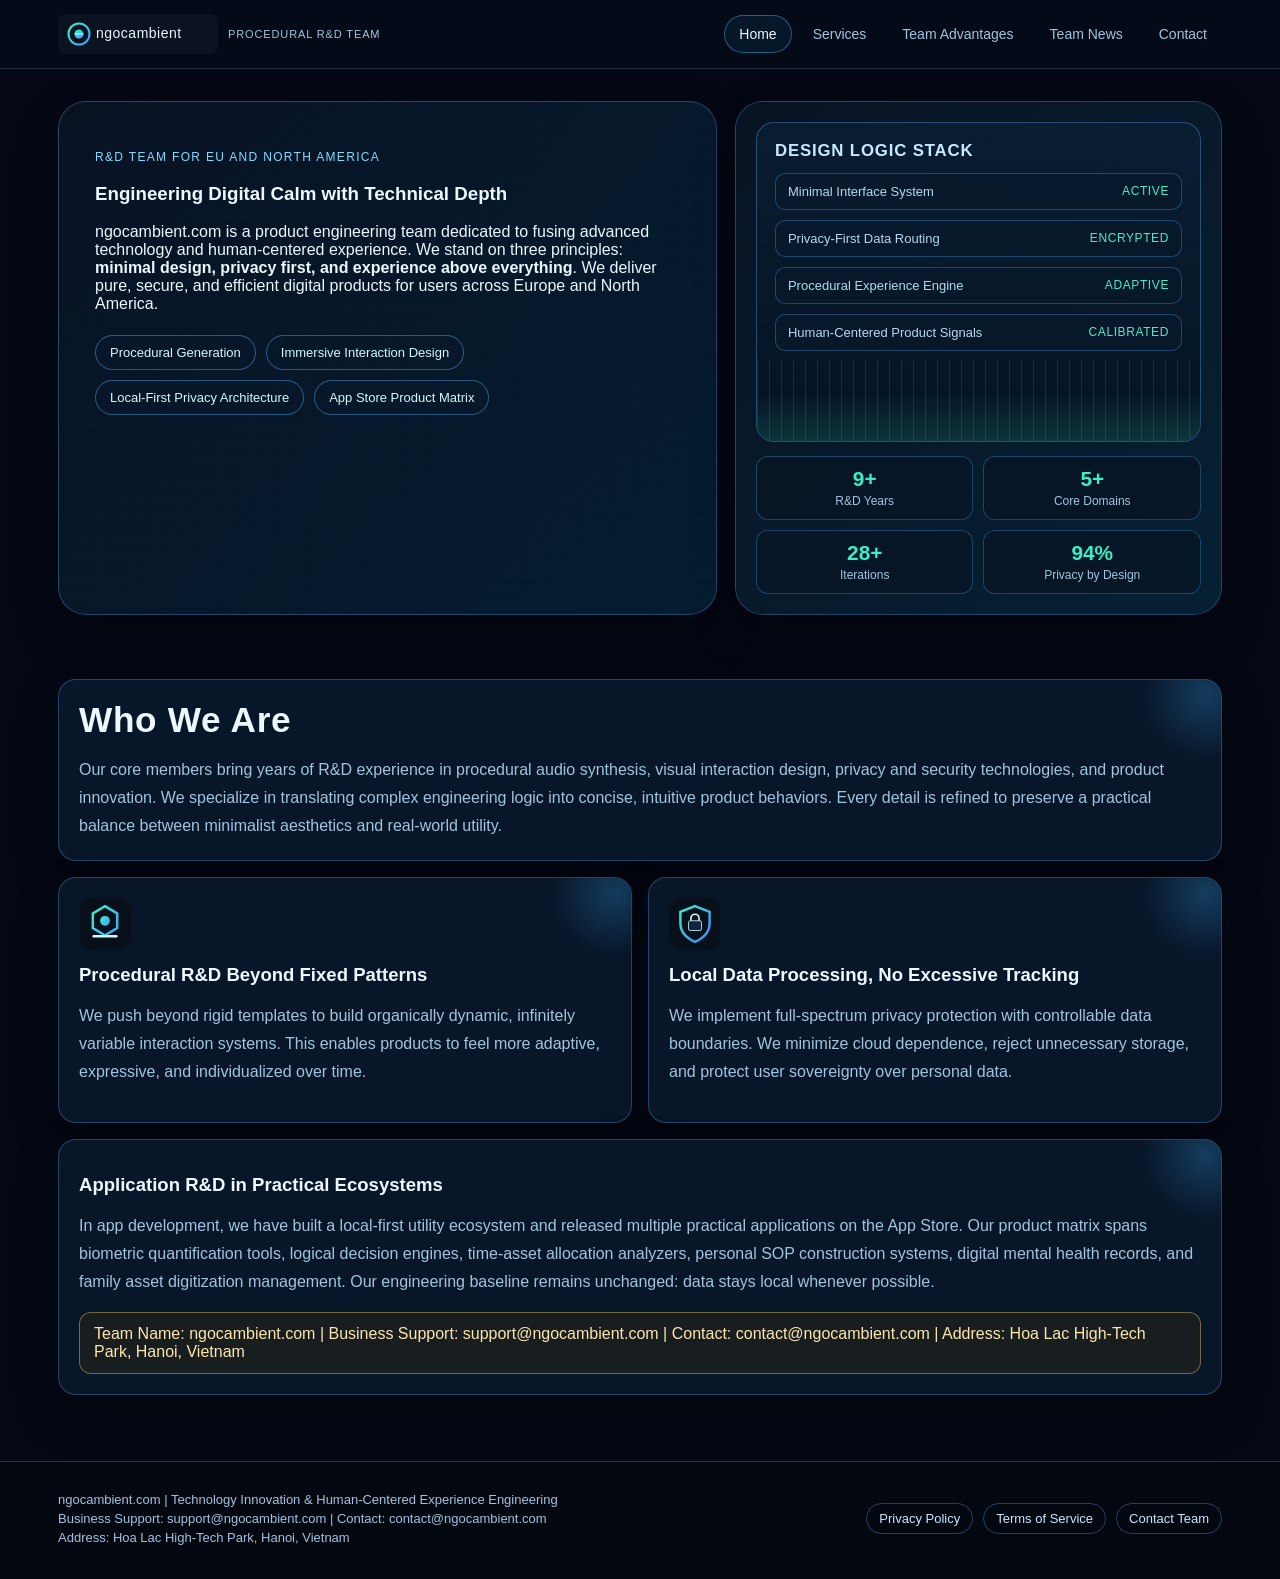
<file: index.html>
<!doctype html>
<html lang="en">
<head>
  <meta charset="UTF-8" />
  <meta name="viewport" content="width=device-width, initial-scale=1.0" />
  <title>ngocambient.com | Innovation Meets Human-Centered Digital Experience</title>
  <meta name="description" content="ngocambient.com is an R&D team focused on procedural technology, immersive interaction design, privacy-first architecture, and elegant product experiences for global users." />
  <meta name="robots" content="index,follow,max-image-preview:large,max-snippet:-1,max-video-preview:-1" />
  <meta name="theme-color" content="#071427" />
  <link rel="canonical" href="https://www.ngocambient.com/" />
  <meta property="og:title" content="ngocambient.com" />
  <meta property="og:description" content="Minimal design. Privacy first. Experience above everything." />
  <meta property="og:type" content="website" />
  <meta property="og:url" content="https://www.ngocambient.com/" />
  <meta property="og:image" content="https://www.ngocambient.com/images/hero-bg.png" />
  <link rel="icon" href="images/logo.svg" type="image/svg+xml" />
  <link rel="preload" href="images/hero-bg.png" as="image" />
  <link rel="stylesheet" href="css/style.css" />
  <script type="application/ld+json">
  {
    "@context": "https://schema.org",
    "@type": "Organization",
    "name": "ngocambient.com",
    "url": "https://www.ngocambient.com",
    "email": ["support@ngocambient.com", "contact@ngocambient.com"],
    "address": {
      "@type": "PostalAddress",
      "streetAddress": "Hoa Lac High-Tech Park",
      "addressLocality": "Hanoi",
      "addressCountry": "VN"
    }
  }
  </script>
</head>
<body>
  <header class="site-header">
    <div class="nav-wrap">
      <a class="brand" href="index.html" aria-label="ngocambient home">
        <img src="images/logo.svg" alt="ngocambient logo" />
        <small>Procedural R&D Team</small>
      </a>
      <nav class="main-nav" aria-label="Primary Navigation">
        <a data-nav href="index.html">Home</a>
        <a data-nav href="services.html">Services</a>
        <a data-nav href="advantages.html">Team Advantages</a>
        <a data-nav href="news.html">Team News</a>
        <a data-nav href="contact.html">Contact</a>
      </nav>
    </div>
  </header>

  <main>
    <section class="container hero-stage" data-reveal>
      <article class="hero-panel">
        <p class="eyebrow">R&D Team for EU and North America</p>
        <h1>Engineering Digital Calm with Technical Depth</h1>
        <p class="subtitle">
          ngocambient.com is a product engineering team dedicated to fusing advanced technology and human-centered experience. We stand on three principles:
          <strong>minimal design, privacy first, and experience above everything</strong>.
          We deliver pure, secure, and efficient digital products for users across Europe and North America.
        </p>
        <div class="hero-chips">
          <span class="chip">Procedural Generation</span>
          <span class="chip">Immersive Interaction Design</span>
          <span class="chip">Local-First Privacy Architecture</span>
          <span class="chip">App Store Product Matrix</span>
        </div>
      </article>

      <aside class="hero-side">
        <div class="signal-board" aria-label="Technology capability board">
          <h2>Design Logic Stack</h2>
          <ul>
            <li><span>Minimal Interface System</span><em>Active</em></li>
            <li><span>Privacy-First Data Routing</span><em>Encrypted</em></li>
            <li><span>Procedural Experience Engine</span><em>Adaptive</em></li>
            <li><span>Human-Centered Product Signals</span><em>Calibrated</em></li>
          </ul>
          <div class="scan-lines" aria-hidden="true"></div>
        </div>
        <div class="mini-kpi-grid">
          <div class="mini-kpi"><strong data-count="10" data-suffix="+">0</strong><span>R&D Years</span></div>
          <div class="mini-kpi"><strong data-count="6" data-suffix="+">0</strong><span>Core Domains</span></div>
          <div class="mini-kpi"><strong data-count="30" data-suffix="+">0</strong><span>Iterations</span></div>
          <div class="mini-kpi"><strong data-count="100" data-suffix="%">0</strong><span>Privacy by Design</span></div>
        </div>
      </aside>
    </section>

    <section class="container bento-home" data-reveal>
      <article class="card bento-top">
        <h2 class="section-title">Who We Are</h2>
        <p class="section-copy">
          Our core members bring years of R&D experience in procedural audio synthesis, visual interaction design, privacy and security technologies, and product innovation.
          We specialize in translating complex engineering logic into concise, intuitive product behaviors.
          Every detail is refined to preserve a practical balance between minimalist aesthetics and real-world utility.
        </p>
      </article>

      <article class="card bento-half">
        <img class="icon" src="images/icon-innovation.svg" alt="Innovation icon" />
        <h3>Procedural R&D Beyond Fixed Patterns</h3>
        <p>
          We push beyond rigid templates to build organically dynamic, infinitely variable interaction systems.
          This enables products to feel more adaptive, expressive, and individualized over time.
        </p>
      </article>

      <article class="card bento-half">
        <img class="icon" src="images/icon-privacy.svg" alt="Privacy icon" />
        <h3>Local Data Processing, No Excessive Tracking</h3>
        <p>
          We implement full-spectrum privacy protection with controllable data boundaries.
          We minimize cloud dependence, reject unnecessary storage, and protect user sovereignty over personal data.
        </p>
      </article>

      <article class="card bento-wide">
        <h3>Application R&D in Practical Ecosystems</h3>
        <p>
          In app development, we have built a local-first utility ecosystem and released multiple practical applications on the App Store.
          Our product matrix spans biometric quantification tools, logical decision engines, time-asset allocation analyzers, personal SOP construction systems,
          digital mental health records, and family asset digitization management. Our engineering baseline remains unchanged: data stays local whenever possible.
        </p>
        <div class="notice">
          Team Name: ngocambient.com | Business Support: support@ngocambient.com | Contact: contact@ngocambient.com | Address: Hoa Lac High-Tech Park, Hanoi, Vietnam
        </div>
      </article>
    </section>
  </main>

  <footer>
    <div class="footer-wrap">
      <div class="footer-meta">
        <p>ngocambient.com | Technology Innovation & Human-Centered Experience Engineering</p>
        <p>Business Support: support@ngocambient.com | Contact: contact@ngocambient.com</p>
        <p>Address: Hoa Lac High-Tech Park, Hanoi, Vietnam</p>
      </div>
      <div class="footer-links">
        <a href="privacy-policy.html">Privacy Policy</a>
        <a href="terms-of-service.html">Terms of Service</a>
        <a href="contact.html">Contact Team</a>
      </div>
    </div>
  </footer>

  <script src="js/app.js" defer></script>
</body>
</html>
</file>
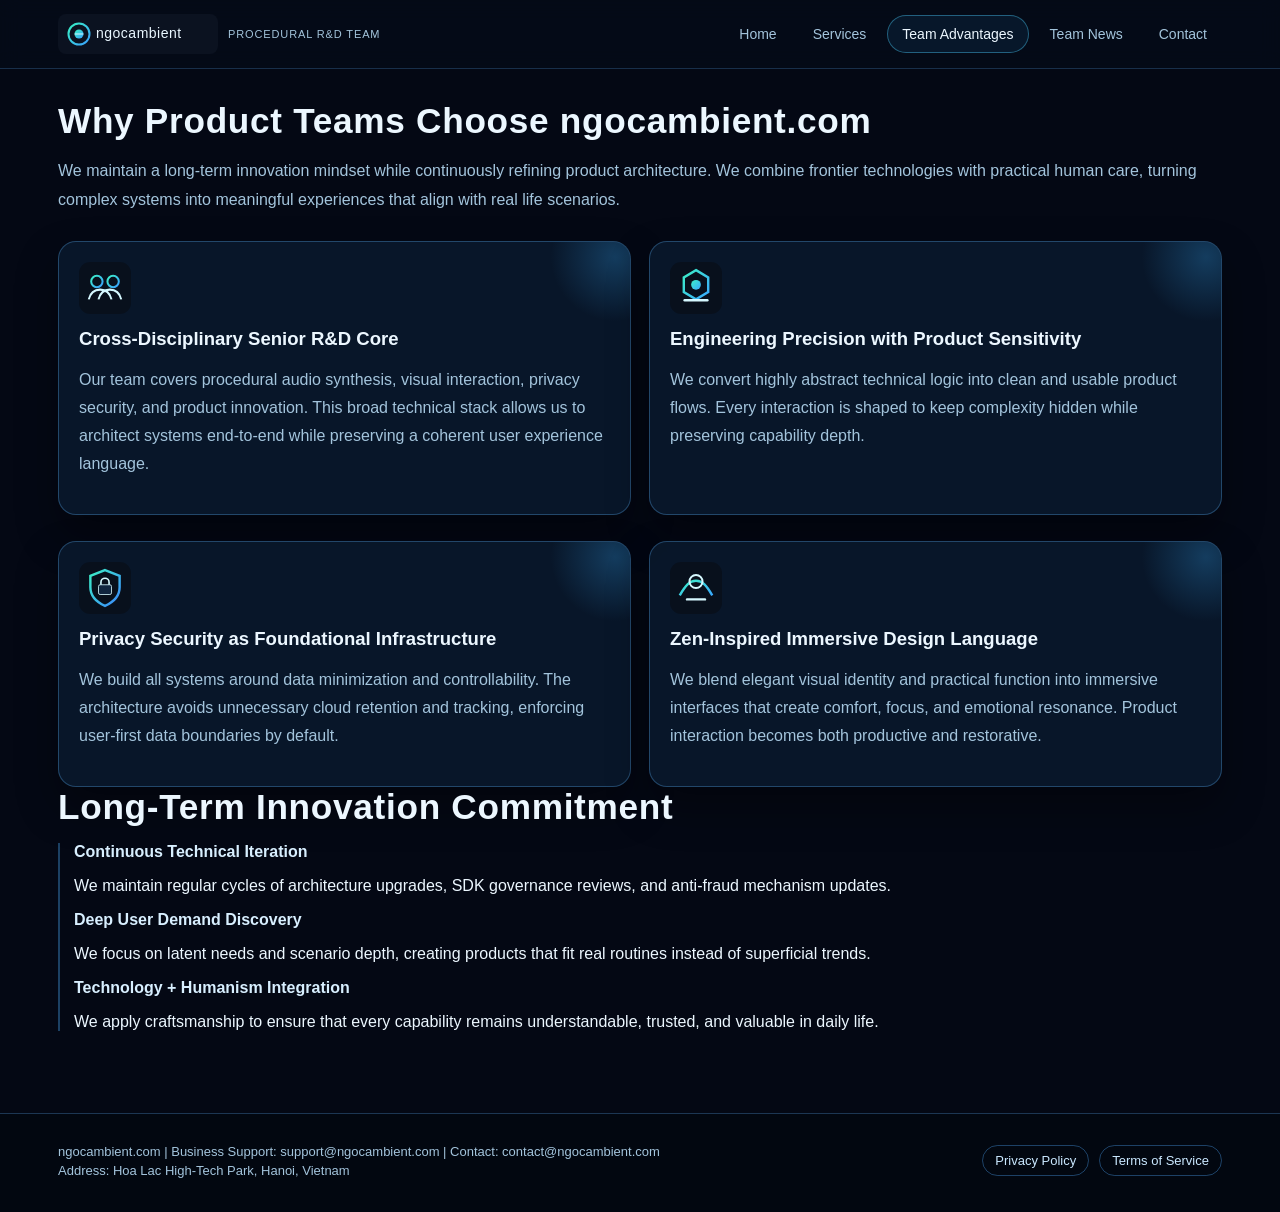
<file: advantages.html>
<!doctype html>
<html lang="en">
<head>
  <meta charset="UTF-8" />
  <meta name="viewport" content="width=device-width, initial-scale=1.0" />
  <title>Team Advantages | ngocambient.com</title>
  <meta name="description" content="Team strengths of ngocambient.com: technical depth, UX precision, privacy architecture, and global compliance engineering." />
  <meta name="robots" content="index,follow" />
  <link rel="canonical" href="https://www.ngocambient.com/advantages.html" />
  <link rel="stylesheet" href="css/style.css" />
</head>
<body>
  <header class="site-header">
    <div class="nav-wrap">
      <a class="brand" href="index.html" aria-label="ngocambient home">
        <img src="images/logo.svg" alt="ngocambient logo" />
        <small>Procedural R&D Team</small>
      </a>
      <nav class="main-nav" aria-label="Primary Navigation">
        <a data-nav href="index.html">Home</a>
        <a data-nav href="services.html">Services</a>
        <a data-nav href="advantages.html">Team Advantages</a>
        <a data-nav href="news.html">Team News</a>
        <a data-nav href="contact.html">Contact</a>
      </nav>
    </div>
  </header>

  <main class="container">
    <section data-reveal>
      <h1 class="section-title">Why Product Teams Choose ngocambient.com</h1>
      <p class="section-copy">
        We maintain a long-term innovation mindset while continuously refining product architecture. We combine frontier technologies with practical human care,
        turning complex systems into meaningful experiences that align with real life scenarios.
      </p>
    </section>

    <section class="split" data-reveal>
      <article class="card">
        <img class="icon" src="images/icon-team.svg" alt="Team icon" />
        <h3>Cross-Disciplinary Senior R&D Core</h3>
        <p>
          Our team covers procedural audio synthesis, visual interaction, privacy security, and product innovation.
          This broad technical stack allows us to architect systems end-to-end while preserving a coherent user experience language.
        </p>
      </article>
      <article class="card">
        <img class="icon" src="images/icon-innovation.svg" alt="Innovation icon" />
        <h3>Engineering Precision with Product Sensitivity</h3>
        <p>
          We convert highly abstract technical logic into clean and usable product flows.
          Every interaction is shaped to keep complexity hidden while preserving capability depth.
        </p>
      </article>
    </section>

    <section class="split" data-reveal>
      <article class="card">
        <img class="icon" src="images/icon-privacy.svg" alt="Privacy icon" />
        <h3>Privacy Security as Foundational Infrastructure</h3>
        <p>
          We build all systems around data minimization and controllability.
          The architecture avoids unnecessary cloud retention and tracking, enforcing user-first data boundaries by default.
        </p>
      </article>
      <article class="card">
        <img class="icon" src="images/icon-experience.svg" alt="Experience icon" />
        <h3>Zen-Inspired Immersive Design Language</h3>
        <p>
          We blend elegant visual identity and practical function into immersive interfaces that create comfort, focus, and emotional resonance.
          Product interaction becomes both productive and restorative.
        </p>
      </article>
    </section>

    <section data-reveal>
      <h2 class="section-title">Long-Term Innovation Commitment</h2>
      <div class="timeline">
        <article>
          <h4>Continuous Technical Iteration</h4>
          <p>We maintain regular cycles of architecture upgrades, SDK governance reviews, and anti-fraud mechanism updates.</p>
        </article>
        <article>
          <h4>Deep User Demand Discovery</h4>
          <p>We focus on latent needs and scenario depth, creating products that fit real routines instead of superficial trends.</p>
        </article>
        <article>
          <h4>Technology + Humanism Integration</h4>
          <p>We apply craftsmanship to ensure that every capability remains understandable, trusted, and valuable in daily life.</p>
        </article>
      </div>
    </section>
  </main>

  <footer>
    <div class="footer-wrap">
      <div class="footer-meta">
        <p>ngocambient.com | Business Support: support@ngocambient.com | Contact: contact@ngocambient.com</p>
        <p>Address: Hoa Lac High-Tech Park, Hanoi, Vietnam</p>
      </div>
      <div class="footer-links">
        <a href="privacy-policy.html">Privacy Policy</a>
        <a href="terms-of-service.html">Terms of Service</a>
      </div>
    </div>
  </footer>

  <script src="js/app.js" defer></script>
</body>
</html>
</file>
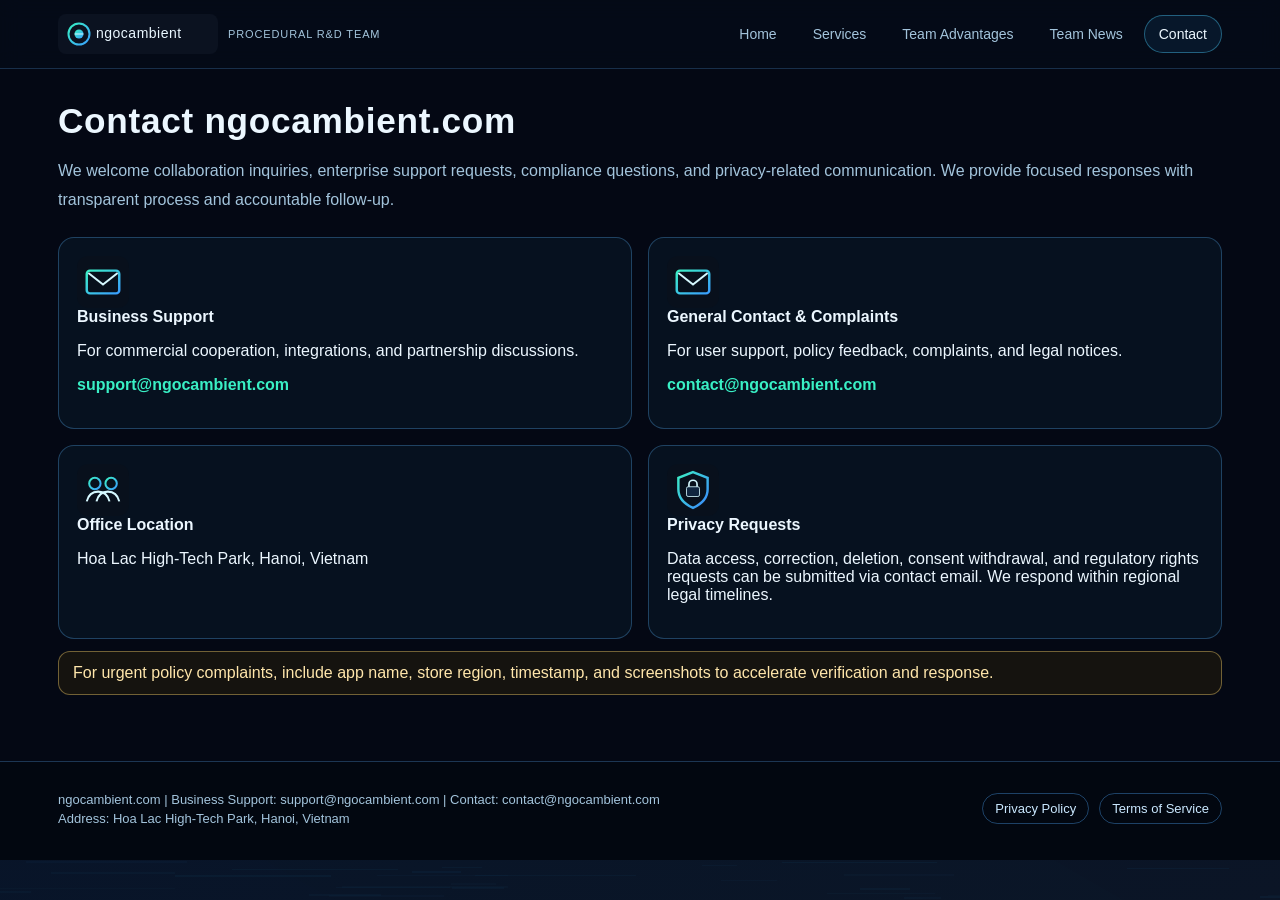
<file: contact.html>
<!doctype html>
<html lang="en">
<head>
  <meta charset="UTF-8" />
  <meta name="viewport" content="width=device-width, initial-scale=1.0" />
  <title>Contact Us | ngocambient.com</title>
  <meta name="description" content="Contact ngocambient.com for business support, product collaboration, privacy requests, and compliance inquiries." />
  <meta name="robots" content="index,follow" />
  <link rel="canonical" href="https://www.ngocambient.com/contact.html" />
  <link rel="stylesheet" href="css/style.css" />
  <script type="application/ld+json">
  {
    "@context": "https://schema.org",
    "@type": "ContactPage",
    "name": "Contact ngocambient.com",
    "mainEntity": {
      "@type": "Organization",
      "name": "ngocambient.com",
      "email": "contact@ngocambient.com"
    }
  }
  </script>
</head>
<body>
  <header class="site-header">
    <div class="nav-wrap">
      <a class="brand" href="index.html" aria-label="ngocambient home">
        <img src="images/logo.svg" alt="ngocambient logo" />
        <small>Procedural R&D Team</small>
      </a>
      <nav class="main-nav" aria-label="Primary Navigation">
        <a data-nav href="index.html">Home</a>
        <a data-nav href="services.html">Services</a>
        <a data-nav href="advantages.html">Team Advantages</a>
        <a data-nav href="news.html">Team News</a>
        <a data-nav href="contact.html">Contact</a>
      </nav>
    </div>
  </header>

  <main class="container">
    <section data-reveal>
      <h1 class="section-title">Contact ngocambient.com</h1>
      <p class="section-copy">
        We welcome collaboration inquiries, enterprise support requests, compliance questions, and privacy-related communication.
        We provide focused responses with transparent process and accountable follow-up.
      </p>
    </section>

    <section class="contact-grid" data-reveal>
      <article class="contact-box">
        <img class="icon" src="images/icon-contact.svg" alt="Contact icon" />
        <h4>Business Support</h4>
        <p>For commercial cooperation, integrations, and partnership discussions.</p>
        <p><a href="mailto:support@ngocambient.com">support@ngocambient.com</a></p>
      </article>
      <article class="contact-box">
        <img class="icon" src="images/icon-contact.svg" alt="Contact icon" />
        <h4>General Contact & Complaints</h4>
        <p>For user support, policy feedback, complaints, and legal notices.</p>
        <p><a href="mailto:contact@ngocambient.com">contact@ngocambient.com</a></p>
      </article>
      <article class="contact-box">
        <img class="icon" src="images/icon-team.svg" alt="Team icon" />
        <h4>Office Location</h4>
        <p>Hoa Lac High-Tech Park, Hanoi, Vietnam</p>
      </article>
      <article class="contact-box">
        <img class="icon" src="images/icon-privacy.svg" alt="Privacy icon" />
        <h4>Privacy Requests</h4>
        <p>
          Data access, correction, deletion, consent withdrawal, and regulatory rights requests can be submitted via contact email.
          We respond within regional legal timelines.
        </p>
      </article>
    </section>

    <section data-reveal>
      <div class="notice">
        For urgent policy complaints, include app name, store region, timestamp, and screenshots to accelerate verification and response.
      </div>
    </section>
  </main>

  <footer>
    <div class="footer-wrap">
      <div class="footer-meta">
        <p>ngocambient.com | Business Support: support@ngocambient.com | Contact: contact@ngocambient.com</p>
        <p>Address: Hoa Lac High-Tech Park, Hanoi, Vietnam</p>
      </div>
      <div class="footer-links">
        <a href="privacy-policy.html">Privacy Policy</a>
        <a href="terms-of-service.html">Terms of Service</a>
      </div>
    </div>
  </footer>

  <script src="js/app.js" defer></script>
</body>
</html>
</file>
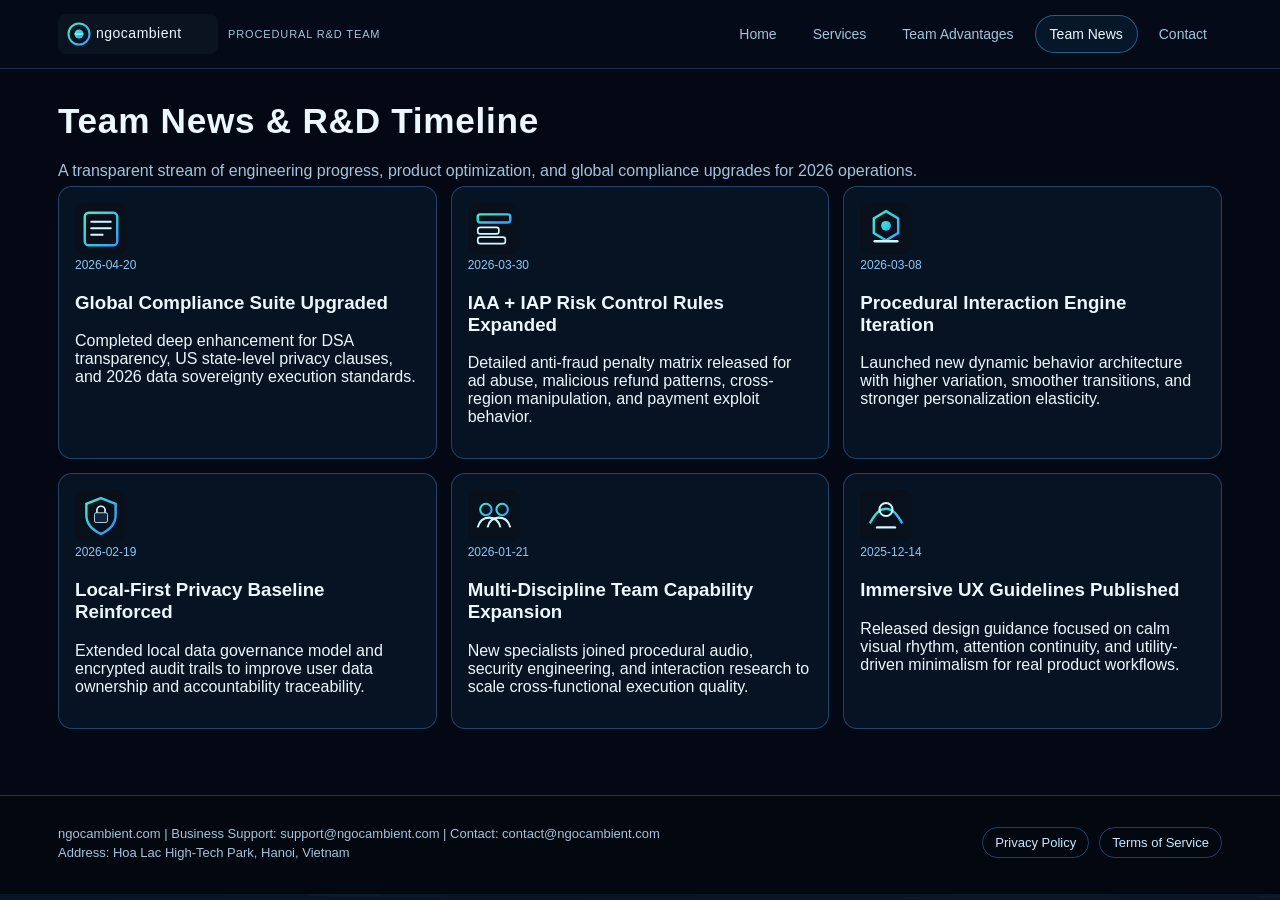
<file: news.html>
<!doctype html>
<html lang="en">
<head>
  <meta charset="UTF-8" />
  <meta name="viewport" content="width=device-width, initial-scale=1.0" />
  <title>Team News | ngocambient.com</title>
  <meta name="description" content="Latest milestones, engineering updates, compliance improvements, and product ecosystem releases from ngocambient.com." />
  <meta name="robots" content="index,follow" />
  <link rel="canonical" href="https://www.ngocambient.com/news.html" />
  <link rel="stylesheet" href="css/style.css" />
</head>
<body>
  <header class="site-header">
    <div class="nav-wrap">
      <a class="brand" href="index.html" aria-label="ngocambient home">
        <img src="images/logo.svg" alt="ngocambient logo" />
        <small>Procedural R&D Team</small>
      </a>
      <nav class="main-nav" aria-label="Primary Navigation">
        <a data-nav href="index.html">Home</a>
        <a data-nav href="services.html">Services</a>
        <a data-nav href="advantages.html">Team Advantages</a>
        <a data-nav href="news.html">Team News</a>
        <a data-nav href="contact.html">Contact</a>
      </nav>
    </div>
  </header>

  <main class="container">
    <section data-reveal>
      <h1 class="section-title">Team News & R&D Timeline</h1>
      <p class="section-copy">A transparent stream of engineering progress, product optimization, and global compliance upgrades for 2026 operations.</p>
    </section>

    <section class="news-grid" data-reveal>
      <article class="news-card">
        <img class="icon" src="images/icon-news.svg" alt="News icon" />
        <time datetime="2026-04-20">2026-04-20</time>
        <h3>Global Compliance Suite Upgraded</h3>
        <p>Completed deep enhancement for DSA transparency, US state-level privacy clauses, and 2026 data sovereignty execution standards.</p>
      </article>
      <article class="news-card">
        <img class="icon" src="images/icon-services.svg" alt="Services icon" />
        <time datetime="2026-03-30">2026-03-30</time>
        <h3>IAA + IAP Risk Control Rules Expanded</h3>
        <p>Detailed anti-fraud penalty matrix released for ad abuse, malicious refund patterns, cross-region manipulation, and payment exploit behavior.</p>
      </article>
      <article class="news-card">
        <img class="icon" src="images/icon-innovation.svg" alt="Innovation icon" />
        <time datetime="2026-03-08">2026-03-08</time>
        <h3>Procedural Interaction Engine Iteration</h3>
        <p>Launched new dynamic behavior architecture with higher variation, smoother transitions, and stronger personalization elasticity.</p>
      </article>
      <article class="news-card">
        <img class="icon" src="images/icon-privacy.svg" alt="Privacy icon" />
        <time datetime="2026-02-19">2026-02-19</time>
        <h3>Local-First Privacy Baseline Reinforced</h3>
        <p>Extended local data governance model and encrypted audit trails to improve user data ownership and accountability traceability.</p>
      </article>
      <article class="news-card">
        <img class="icon" src="images/icon-team.svg" alt="Team icon" />
        <time datetime="2026-01-21">2026-01-21</time>
        <h3>Multi-Discipline Team Capability Expansion</h3>
        <p>New specialists joined procedural audio, security engineering, and interaction research to scale cross-functional execution quality.</p>
      </article>
      <article class="news-card">
        <img class="icon" src="images/icon-experience.svg" alt="Experience icon" />
        <time datetime="2025-12-14">2025-12-14</time>
        <h3>Immersive UX Guidelines Published</h3>
        <p>Released design guidance focused on calm visual rhythm, attention continuity, and utility-driven minimalism for real product workflows.</p>
      </article>
    </section>
  </main>

  <footer>
    <div class="footer-wrap">
      <div class="footer-meta">
        <p>ngocambient.com | Business Support: support@ngocambient.com | Contact: contact@ngocambient.com</p>
        <p>Address: Hoa Lac High-Tech Park, Hanoi, Vietnam</p>
      </div>
      <div class="footer-links">
        <a href="privacy-policy.html">Privacy Policy</a>
        <a href="terms-of-service.html">Terms of Service</a>
      </div>
    </div>
  </footer>

  <script src="js/app.js" defer></script>
</body>
</html>
</file>
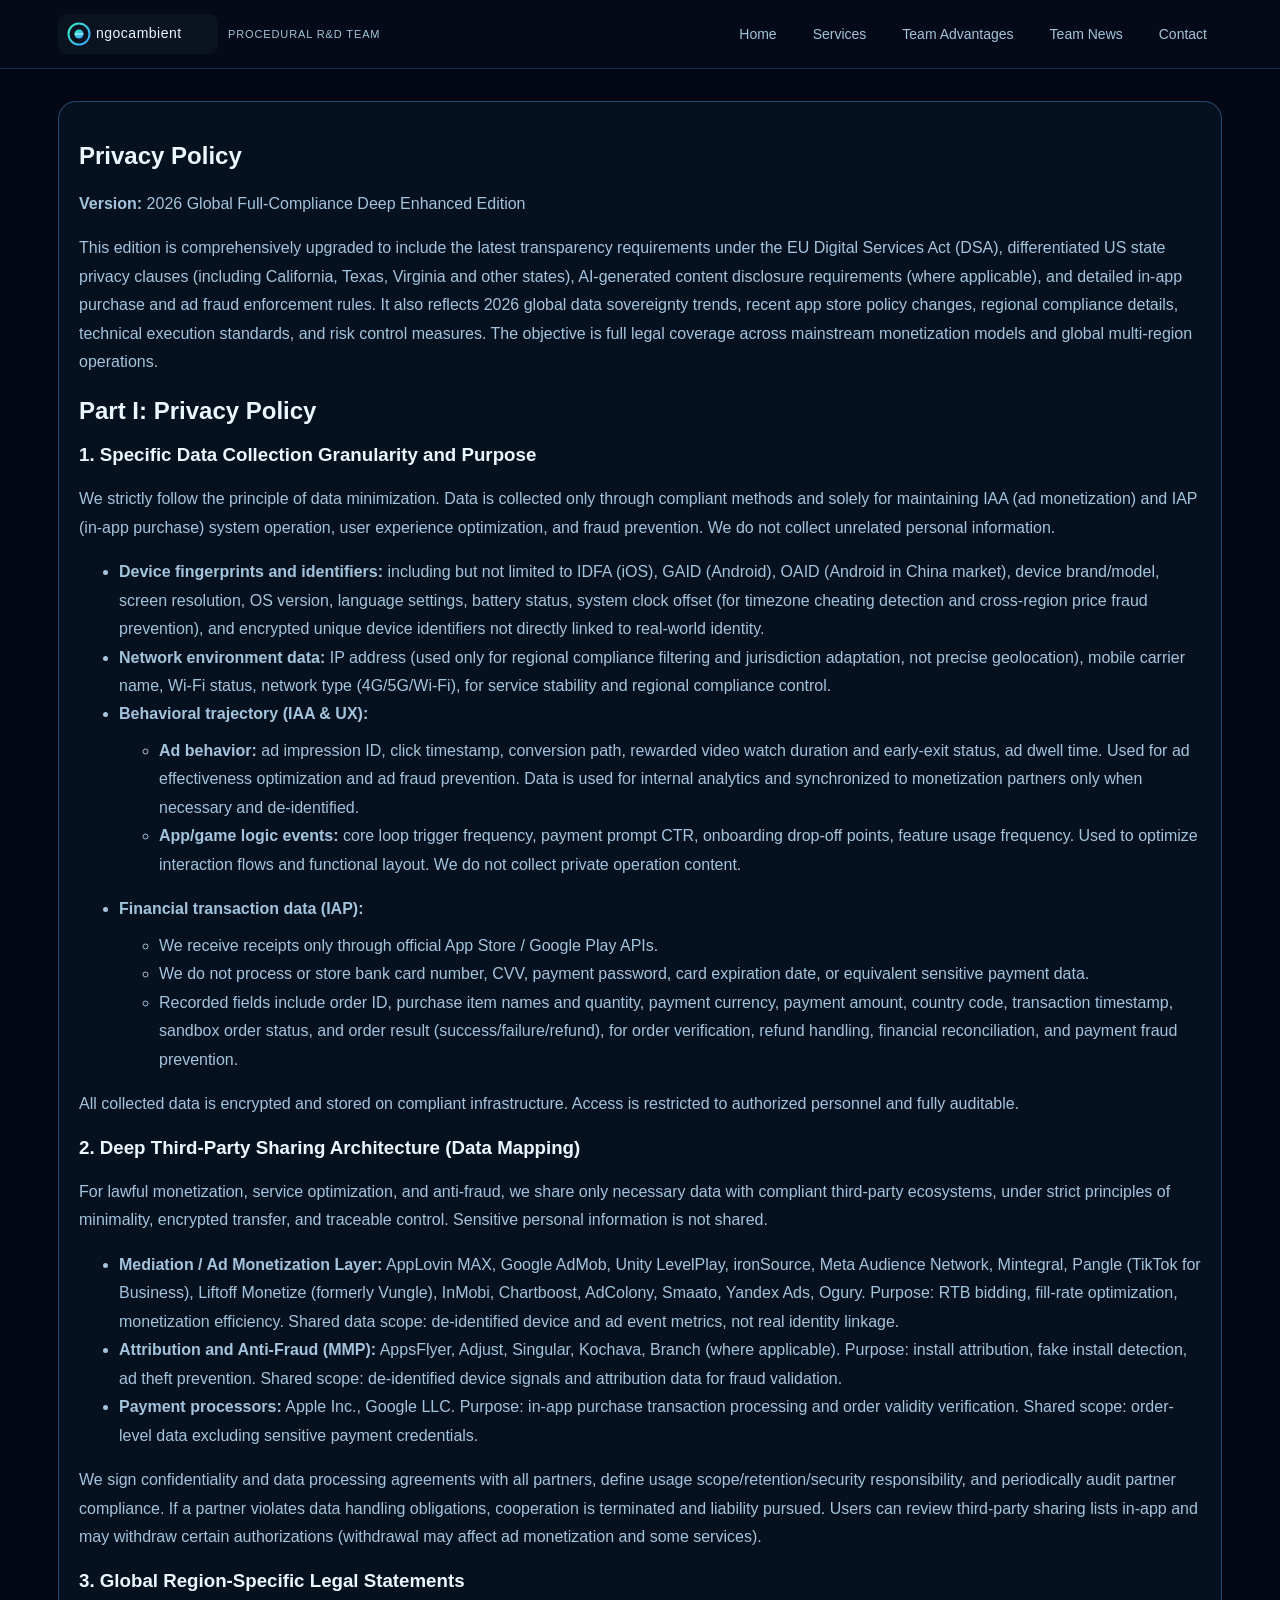
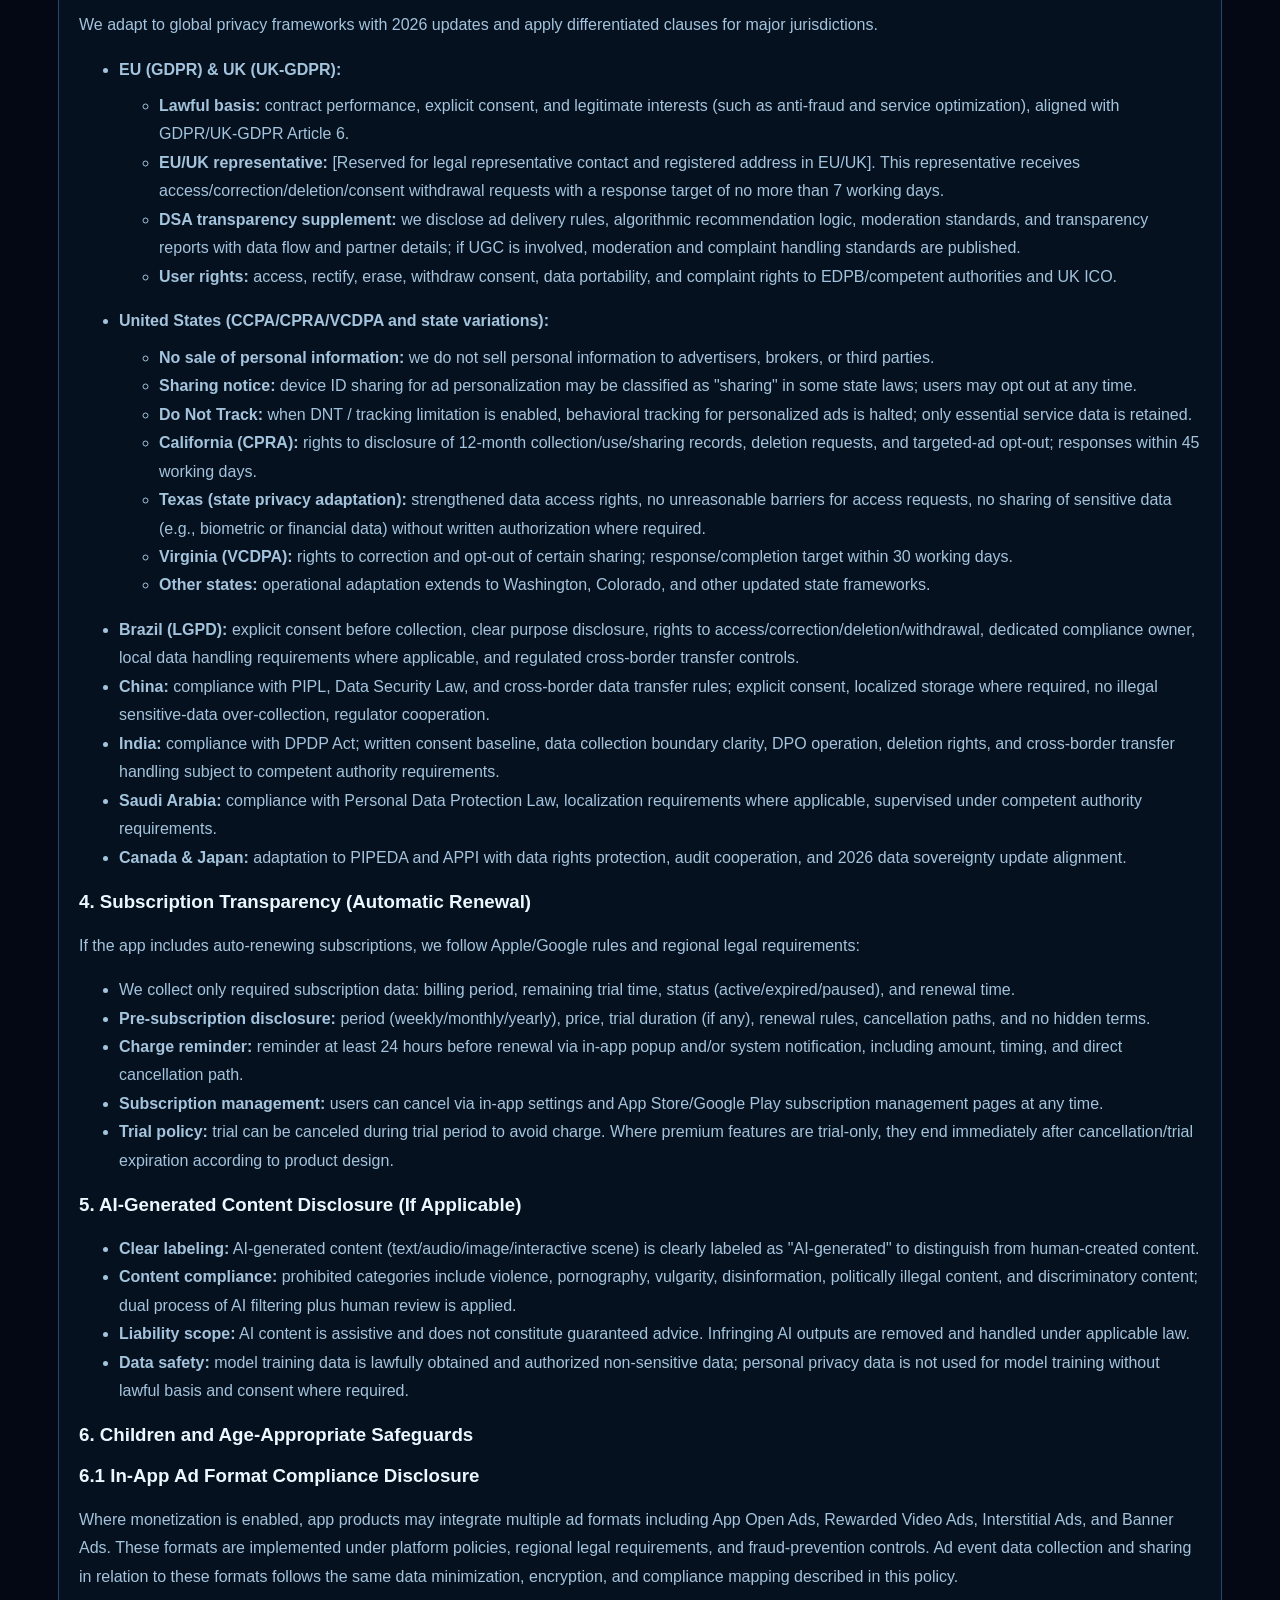
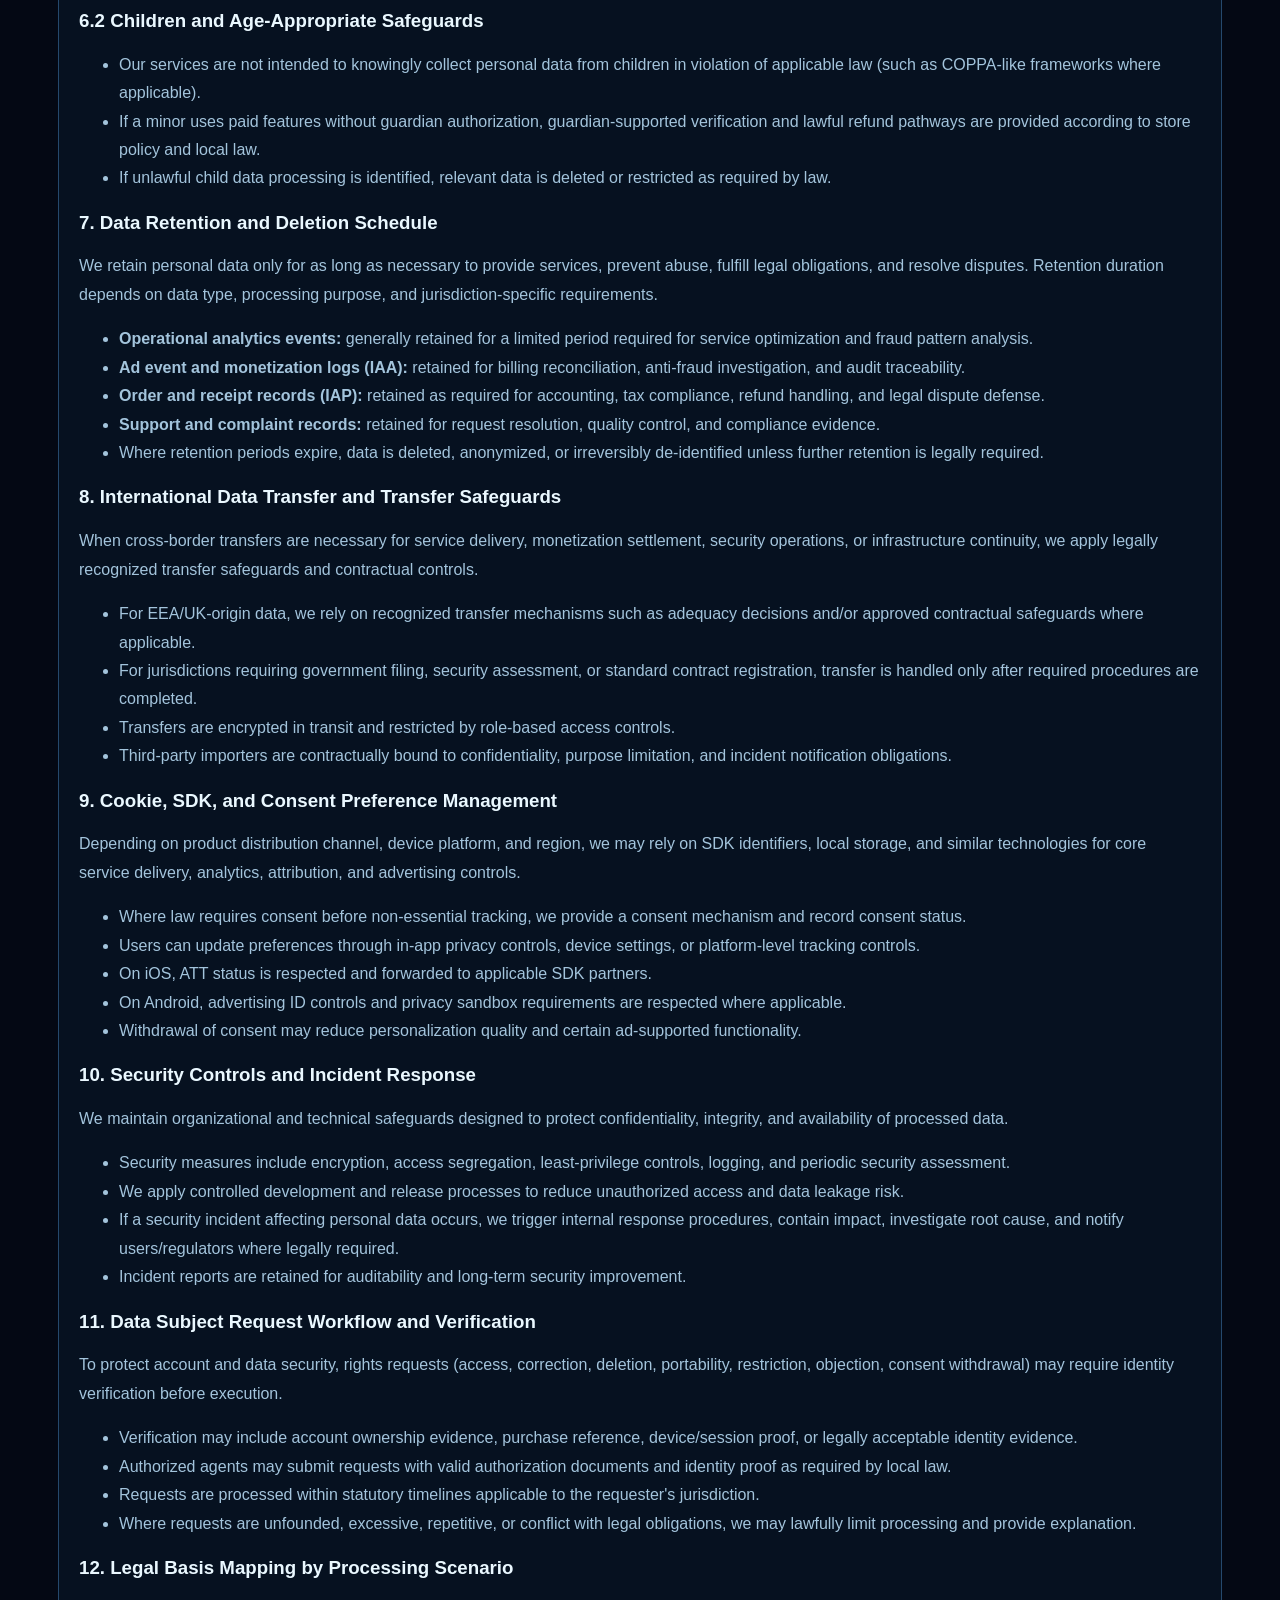
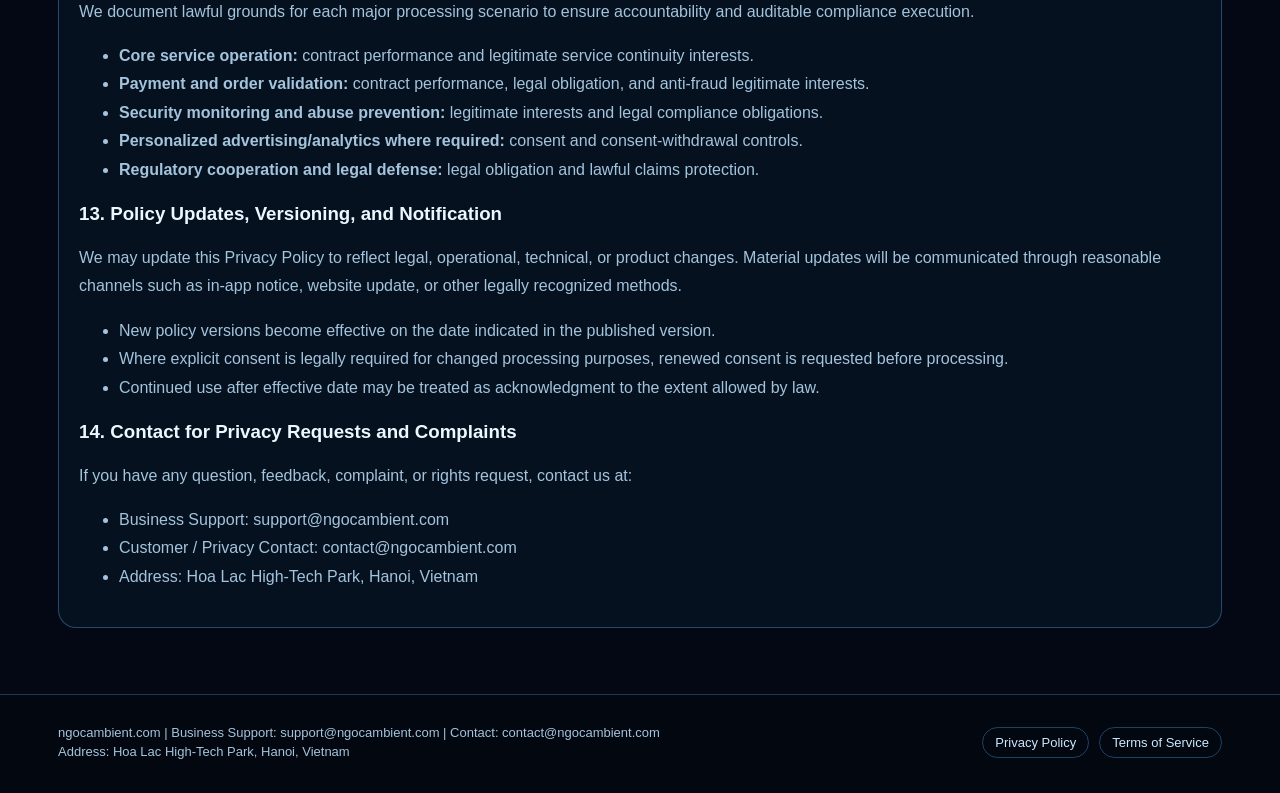
<file: privacy-policy.html>
<!doctype html>
<html lang="en">
<head>
  <meta charset="UTF-8" />
  <meta name="viewport" content="width=device-width, initial-scale=1.0" />
  <title>Privacy Policy (2026 Global Compliance Enhanced Edition) | ngocambient.com</title>
  <meta name="description" content="Complete Privacy Policy for ngocambient.com including IAA/IAP data handling, regional legal adaptation, ad platform compliance, subscription transparency, and AI content statements." />
  <meta name="robots" content="index,follow" />
  <link rel="canonical" href="https://www.ngocambient.com/privacy-policy.html" />
  <link rel="stylesheet" href="css/style.css" />
</head>
<body>
  <header class="site-header">
    <div class="nav-wrap">
      <a class="brand" href="index.html" aria-label="ngocambient home">
        <img src="images/logo.svg" alt="ngocambient logo" />
        <small>Procedural R&D Team</small>
      </a>
      <nav class="main-nav" aria-label="Primary Navigation">
        <a data-nav href="index.html">Home</a>
        <a data-nav href="services.html">Services</a>
        <a data-nav href="advantages.html">Team Advantages</a>
        <a data-nav href="news.html">Team News</a>
        <a data-nav href="contact.html">Contact</a>
      </nav>
    </div>
  </header>

  <main class="container">
    <article class="policy-wrap" data-reveal>
      <h1>Privacy Policy</h1>
      <p><strong>Version:</strong> 2026 Global Full-Compliance Deep Enhanced Edition</p>
      <p>
        This edition is comprehensively upgraded to include the latest transparency requirements under the EU Digital Services Act (DSA),
        differentiated US state privacy clauses (including California, Texas, Virginia and other states), AI-generated content disclosure requirements (where applicable),
        and detailed in-app purchase and ad fraud enforcement rules. It also reflects 2026 global data sovereignty trends,
        recent app store policy changes, regional compliance details, technical execution standards, and risk control measures.
        The objective is full legal coverage across mainstream monetization models and global multi-region operations.
      </p>

      <h2>Part I: Privacy Policy</h2>

      <h3>1. Specific Data Collection Granularity and Purpose</h3>
      <p>
        We strictly follow the principle of data minimization. Data is collected only through compliant methods and solely for maintaining IAA (ad monetization) and IAP (in-app purchase)
        system operation, user experience optimization, and fraud prevention. We do not collect unrelated personal information.
      </p>
      <ul>
        <li><strong>Device fingerprints and identifiers:</strong> including but not limited to IDFA (iOS), GAID (Android), OAID (Android in China market), device brand/model,
          screen resolution, OS version, language settings, battery status, system clock offset (for timezone cheating detection and cross-region price fraud prevention),
          and encrypted unique device identifiers not directly linked to real-world identity.</li>
        <li><strong>Network environment data:</strong> IP address (used only for regional compliance filtering and jurisdiction adaptation, not precise geolocation),
          mobile carrier name, Wi-Fi status, network type (4G/5G/Wi-Fi), for service stability and regional compliance control.</li>
        <li><strong>Behavioral trajectory (IAA & UX):</strong>
          <ul>
            <li><strong>Ad behavior:</strong> ad impression ID, click timestamp, conversion path, rewarded video watch duration and early-exit status, ad dwell time.
              Used for ad effectiveness optimization and ad fraud prevention. Data is used for internal analytics and synchronized to monetization partners only when necessary and de-identified.</li>
            <li><strong>App/game logic events:</strong> core loop trigger frequency, payment prompt CTR, onboarding drop-off points, feature usage frequency.
              Used to optimize interaction flows and functional layout. We do not collect private operation content.</li>
          </ul>
        </li>
        <li><strong>Financial transaction data (IAP):</strong>
          <ul>
            <li>We receive receipts only through official App Store / Google Play APIs.</li>
            <li>We do not process or store bank card number, CVV, payment password, card expiration date, or equivalent sensitive payment data.</li>
            <li>Recorded fields include order ID, purchase item names and quantity, payment currency, payment amount, country code,
              transaction timestamp, sandbox order status, and order result (success/failure/refund), for order verification, refund handling,
              financial reconciliation, and payment fraud prevention.</li>
          </ul>
        </li>
      </ul>
      <p>
        All collected data is encrypted and stored on compliant infrastructure. Access is restricted to authorized personnel and fully auditable.
      </p>

      <h3>2. Deep Third-Party Sharing Architecture (Data Mapping)</h3>
      <p>
        For lawful monetization, service optimization, and anti-fraud, we share only necessary data with compliant third-party ecosystems,
        under strict principles of minimality, encrypted transfer, and traceable control. Sensitive personal information is not shared.
      </p>
      <ul>
        <li><strong>Mediation / Ad Monetization Layer:</strong>
          AppLovin MAX, Google AdMob, Unity LevelPlay, ironSource, Meta Audience Network, Mintegral, Pangle (TikTok for Business), Liftoff Monetize (formerly Vungle), InMobi, Chartboost, AdColony, Smaato, Yandex Ads, Ogury.
          Purpose: RTB bidding, fill-rate optimization, monetization efficiency.
          Shared data scope: de-identified device and ad event metrics, not real identity linkage.</li>
        <li><strong>Attribution and Anti-Fraud (MMP):</strong>
          AppsFlyer, Adjust, Singular, Kochava, Branch (where applicable).
          Purpose: install attribution, fake install detection, ad theft prevention.
          Shared scope: de-identified device signals and attribution data for fraud validation.</li>
        <li><strong>Payment processors:</strong>
          Apple Inc., Google LLC.
          Purpose: in-app purchase transaction processing and order validity verification.
          Shared scope: order-level data excluding sensitive payment credentials.</li>
      </ul>
      <p>
        We sign confidentiality and data processing agreements with all partners, define usage scope/retention/security responsibility,
        and periodically audit partner compliance. If a partner violates data handling obligations, cooperation is terminated and liability pursued.
        Users can review third-party sharing lists in-app and may withdraw certain authorizations (withdrawal may affect ad monetization and some services).
      </p>

      <h3>3. Global Region-Specific Legal Statements</h3>
      <p>
        We adapt to global privacy frameworks with 2026 updates and apply differentiated clauses for major jurisdictions.
      </p>
      <ul>
        <li><strong>EU (GDPR) & UK (UK-GDPR):</strong>
          <ul>
            <li><strong>Lawful basis:</strong> contract performance, explicit consent, and legitimate interests (such as anti-fraud and service optimization), aligned with GDPR/UK-GDPR Article 6.</li>
            <li><strong>EU/UK representative:</strong> [Reserved for legal representative contact and registered address in EU/UK].
              This representative receives access/correction/deletion/consent withdrawal requests with a response target of no more than 7 working days.</li>
            <li><strong>DSA transparency supplement:</strong> we disclose ad delivery rules, algorithmic recommendation logic, moderation standards,
              and transparency reports with data flow and partner details; if UGC is involved, moderation and complaint handling standards are published.</li>
            <li><strong>User rights:</strong> access, rectify, erase, withdraw consent, data portability, and complaint rights to EDPB/competent authorities and UK ICO.</li>
          </ul>
        </li>
        <li><strong>United States (CCPA/CPRA/VCDPA and state variations):</strong>
          <ul>
            <li><strong>No sale of personal information:</strong> we do not sell personal information to advertisers, brokers, or third parties.</li>
            <li><strong>Sharing notice:</strong> device ID sharing for ad personalization may be classified as "sharing" in some state laws; users may opt out at any time.</li>
            <li><strong>Do Not Track:</strong> when DNT / tracking limitation is enabled, behavioral tracking for personalized ads is halted; only essential service data is retained.</li>
            <li><strong>California (CPRA):</strong> rights to disclosure of 12-month collection/use/sharing records, deletion requests, and targeted-ad opt-out; responses within 45 working days.</li>
            <li><strong>Texas (state privacy adaptation):</strong> strengthened data access rights, no unreasonable barriers for access requests,
              no sharing of sensitive data (e.g., biometric or financial data) without written authorization where required.</li>
            <li><strong>Virginia (VCDPA):</strong> rights to correction and opt-out of certain sharing; response/completion target within 30 working days.</li>
            <li><strong>Other states:</strong> operational adaptation extends to Washington, Colorado, and other updated state frameworks.</li>
          </ul>
        </li>
        <li><strong>Brazil (LGPD):</strong> explicit consent before collection, clear purpose disclosure, rights to access/correction/deletion/withdrawal,
          dedicated compliance owner, local data handling requirements where applicable, and regulated cross-border transfer controls.</li>
        <li><strong>China:</strong> compliance with PIPL, Data Security Law, and cross-border data transfer rules; explicit consent, localized storage where required,
          no illegal sensitive-data over-collection, regulator cooperation.</li>
        <li><strong>India:</strong> compliance with DPDP Act; written consent baseline, data collection boundary clarity, DPO operation,
          deletion rights, and cross-border transfer handling subject to competent authority requirements.</li>
        <li><strong>Saudi Arabia:</strong> compliance with Personal Data Protection Law, localization requirements where applicable,
          supervised under competent authority requirements.</li>
        <li><strong>Canada & Japan:</strong> adaptation to PIPEDA and APPI with data rights protection, audit cooperation, and 2026 data sovereignty update alignment.</li>
      </ul>

      <h3>4. Subscription Transparency (Automatic Renewal)</h3>
      <p>If the app includes auto-renewing subscriptions, we follow Apple/Google rules and regional legal requirements:</p>
      <ul>
        <li>We collect only required subscription data: billing period, remaining trial time, status (active/expired/paused), and renewal time.</li>
        <li><strong>Pre-subscription disclosure:</strong> period (weekly/monthly/yearly), price, trial duration (if any), renewal rules, cancellation paths, and no hidden terms.</li>
        <li><strong>Charge reminder:</strong> reminder at least 24 hours before renewal via in-app popup and/or system notification, including amount, timing, and direct cancellation path.</li>
        <li><strong>Subscription management:</strong> users can cancel via in-app settings and App Store/Google Play subscription management pages at any time.</li>
        <li><strong>Trial policy:</strong> trial can be canceled during trial period to avoid charge. Where premium features are trial-only, they end immediately after cancellation/trial expiration according to product design.</li>
      </ul>

      <h3>5. AI-Generated Content Disclosure (If Applicable)</h3>
      <ul>
        <li><strong>Clear labeling:</strong> AI-generated content (text/audio/image/interactive scene) is clearly labeled as "AI-generated" to distinguish from human-created content.</li>
        <li><strong>Content compliance:</strong> prohibited categories include violence, pornography, vulgarity, disinformation, politically illegal content,
          and discriminatory content; dual process of AI filtering plus human review is applied.</li>
        <li><strong>Liability scope:</strong> AI content is assistive and does not constitute guaranteed advice. Infringing AI outputs are removed and handled under applicable law.</li>
        <li><strong>Data safety:</strong> model training data is lawfully obtained and authorized non-sensitive data; personal privacy data is not used for model training without lawful basis and consent where required.</li>
      </ul>

      <h3>6. Children and Age-Appropriate Safeguards</h3>
      <h3>6.1 In-App Ad Format Compliance Disclosure</h3>
      <p>
        Where monetization is enabled, app products may integrate multiple ad formats including App Open Ads,
        Rewarded Video Ads, Interstitial Ads, and Banner Ads. These formats are implemented under platform policies,
        regional legal requirements, and fraud-prevention controls. Ad event data collection and sharing in relation to
        these formats follows the same data minimization, encryption, and compliance mapping described in this policy.
      </p>

      <h3>6.2 Children and Age-Appropriate Safeguards</h3>
      <ul>
        <li>Our services are not intended to knowingly collect personal data from children in violation of applicable law (such as COPPA-like frameworks where applicable).</li>
        <li>If a minor uses paid features without guardian authorization, guardian-supported verification and lawful refund pathways are provided according to store policy and local law.</li>
        <li>If unlawful child data processing is identified, relevant data is deleted or restricted as required by law.</li>
      </ul>

      <h3>7. Data Retention and Deletion Schedule</h3>
      <p>
        We retain personal data only for as long as necessary to provide services, prevent abuse, fulfill legal obligations,
        and resolve disputes. Retention duration depends on data type, processing purpose, and jurisdiction-specific requirements.
      </p>
      <ul>
        <li><strong>Operational analytics events:</strong> generally retained for a limited period required for service optimization and fraud pattern analysis.</li>
        <li><strong>Ad event and monetization logs (IAA):</strong> retained for billing reconciliation, anti-fraud investigation, and audit traceability.</li>
        <li><strong>Order and receipt records (IAP):</strong> retained as required for accounting, tax compliance, refund handling, and legal dispute defense.</li>
        <li><strong>Support and complaint records:</strong> retained for request resolution, quality control, and compliance evidence.</li>
        <li>Where retention periods expire, data is deleted, anonymized, or irreversibly de-identified unless further retention is legally required.</li>
      </ul>

      <h3>8. International Data Transfer and Transfer Safeguards</h3>
      <p>
        When cross-border transfers are necessary for service delivery, monetization settlement, security operations,
        or infrastructure continuity, we apply legally recognized transfer safeguards and contractual controls.
      </p>
      <ul>
        <li>For EEA/UK-origin data, we rely on recognized transfer mechanisms such as adequacy decisions and/or approved contractual safeguards where applicable.</li>
        <li>For jurisdictions requiring government filing, security assessment, or standard contract registration, transfer is handled only after required procedures are completed.</li>
        <li>Transfers are encrypted in transit and restricted by role-based access controls.</li>
        <li>Third-party importers are contractually bound to confidentiality, purpose limitation, and incident notification obligations.</li>
      </ul>

      <h3>9. Cookie, SDK, and Consent Preference Management</h3>
      <p>
        Depending on product distribution channel, device platform, and region, we may rely on SDK identifiers,
        local storage, and similar technologies for core service delivery, analytics, attribution, and advertising controls.
      </p>
      <ul>
        <li>Where law requires consent before non-essential tracking, we provide a consent mechanism and record consent status.</li>
        <li>Users can update preferences through in-app privacy controls, device settings, or platform-level tracking controls.</li>
        <li>On iOS, ATT status is respected and forwarded to applicable SDK partners.</li>
        <li>On Android, advertising ID controls and privacy sandbox requirements are respected where applicable.</li>
        <li>Withdrawal of consent may reduce personalization quality and certain ad-supported functionality.</li>
      </ul>

      <h3>10. Security Controls and Incident Response</h3>
      <p>
        We maintain organizational and technical safeguards designed to protect confidentiality, integrity, and availability of processed data.
      </p>
      <ul>
        <li>Security measures include encryption, access segregation, least-privilege controls, logging, and periodic security assessment.</li>
        <li>We apply controlled development and release processes to reduce unauthorized access and data leakage risk.</li>
        <li>If a security incident affecting personal data occurs, we trigger internal response procedures, contain impact,
          investigate root cause, and notify users/regulators where legally required.</li>
        <li>Incident reports are retained for auditability and long-term security improvement.</li>
      </ul>

      <h3>11. Data Subject Request Workflow and Verification</h3>
      <p>
        To protect account and data security, rights requests (access, correction, deletion, portability, restriction, objection, consent withdrawal)
        may require identity verification before execution.
      </p>
      <ul>
        <li>Verification may include account ownership evidence, purchase reference, device/session proof, or legally acceptable identity evidence.</li>
        <li>Authorized agents may submit requests with valid authorization documents and identity proof as required by local law.</li>
        <li>Requests are processed within statutory timelines applicable to the requester's jurisdiction.</li>
        <li>Where requests are unfounded, excessive, repetitive, or conflict with legal obligations, we may lawfully limit processing and provide explanation.</li>
      </ul>

      <h3>12. Legal Basis Mapping by Processing Scenario</h3>
      <p>
        We document lawful grounds for each major processing scenario to ensure accountability and auditable compliance execution.
      </p>
      <ul>
        <li><strong>Core service operation:</strong> contract performance and legitimate service continuity interests.</li>
        <li><strong>Payment and order validation:</strong> contract performance, legal obligation, and anti-fraud legitimate interests.</li>
        <li><strong>Security monitoring and abuse prevention:</strong> legitimate interests and legal compliance obligations.</li>
        <li><strong>Personalized advertising/analytics where required:</strong> consent and consent-withdrawal controls.</li>
        <li><strong>Regulatory cooperation and legal defense:</strong> legal obligation and lawful claims protection.</li>
      </ul>

      <h3>13. Policy Updates, Versioning, and Notification</h3>
      <p>
        We may update this Privacy Policy to reflect legal, operational, technical, or product changes.
        Material updates will be communicated through reasonable channels such as in-app notice, website update, or other legally recognized methods.
      </p>
      <ul>
        <li>New policy versions become effective on the date indicated in the published version.</li>
        <li>Where explicit consent is legally required for changed processing purposes, renewed consent is requested before processing.</li>
        <li>Continued use after effective date may be treated as acknowledgment to the extent allowed by law.</li>
      </ul>

      <h3>14. Contact for Privacy Requests and Complaints</h3>
      <p>
        If you have any question, feedback, complaint, or rights request, contact us at:
      </p>
      <ul>
        <li>Business Support: support@ngocambient.com</li>
        <li>Customer / Privacy Contact: contact@ngocambient.com</li>
        <li>Address: Hoa Lac High-Tech Park, Hanoi, Vietnam</li>
      </ul>
    </article>
  </main>

  <footer>
    <div class="footer-wrap">
      <div class="footer-meta">
        <p>ngocambient.com | Business Support: support@ngocambient.com | Contact: contact@ngocambient.com</p>
        <p>Address: Hoa Lac High-Tech Park, Hanoi, Vietnam</p>
      </div>
      <div class="footer-links">
        <a href="privacy-policy.html">Privacy Policy</a>
        <a href="terms-of-service.html">Terms of Service</a>
      </div>
    </div>
  </footer>

  <script src="js/app.js" defer></script>
</body>
</html>
</file>
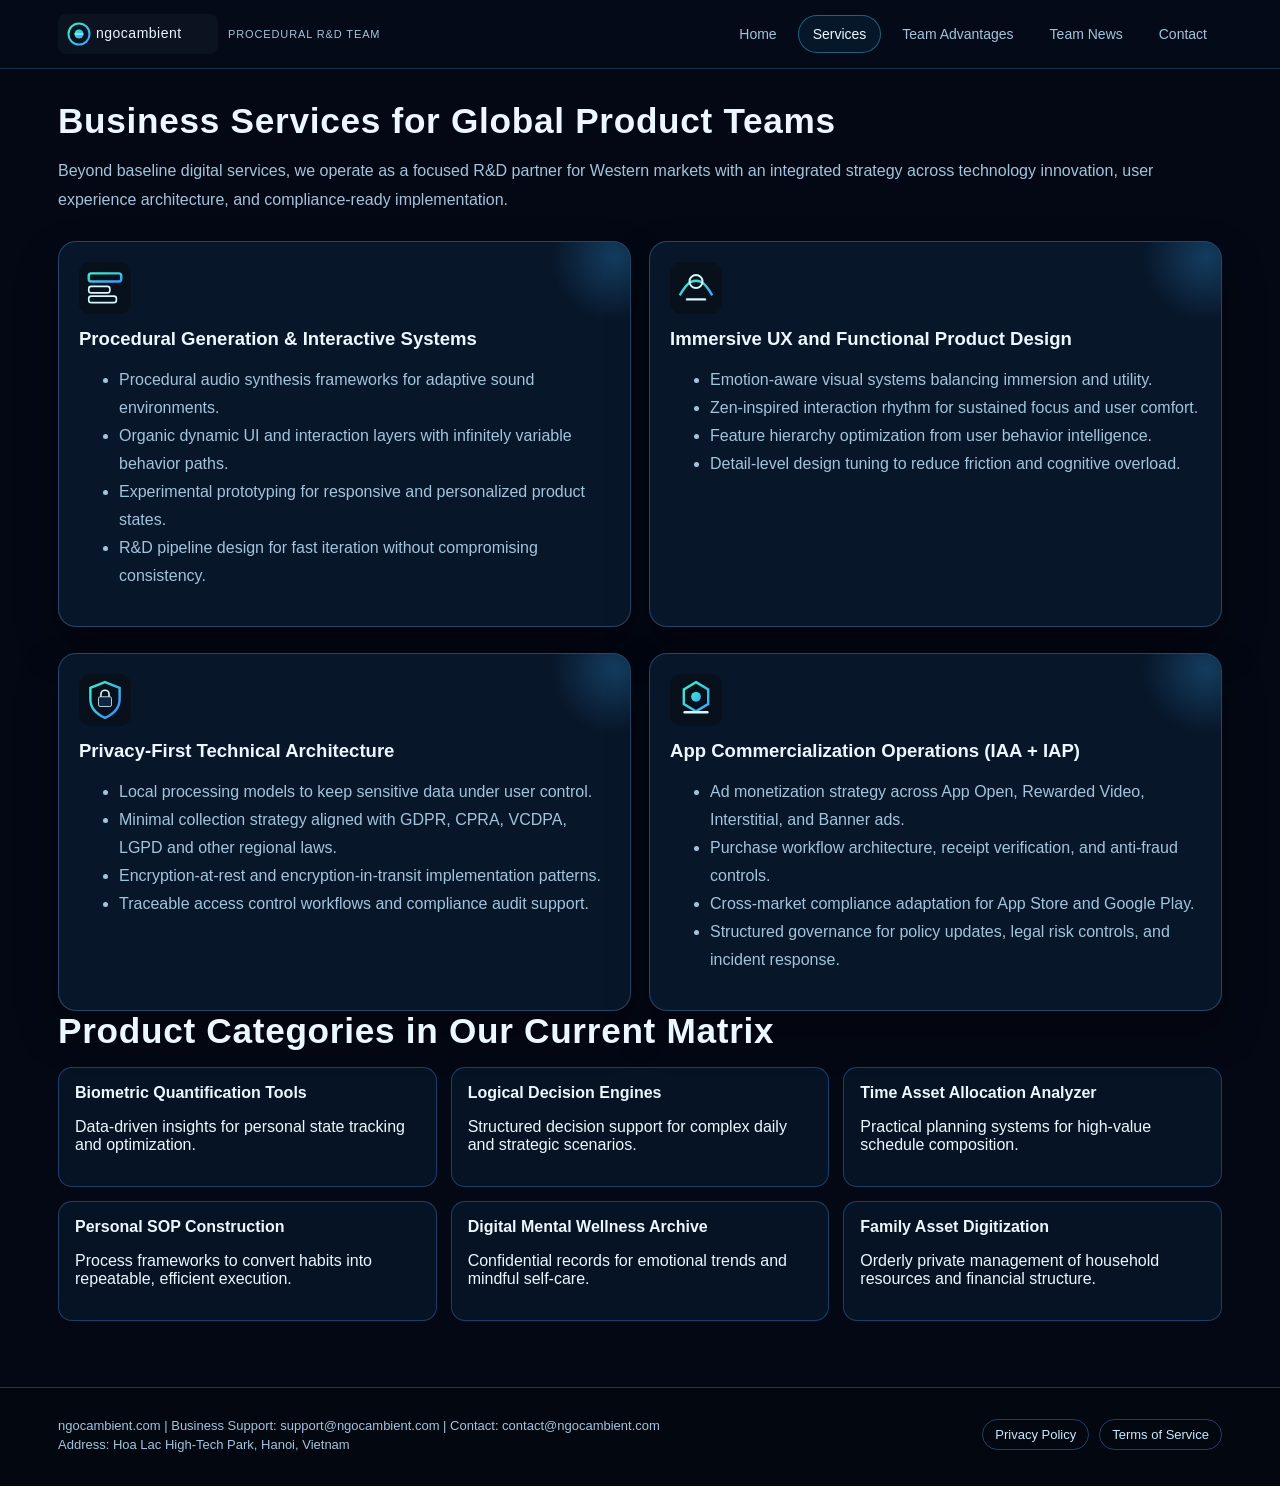
<file: services.html>
<!doctype html>
<html lang="en">
<head>
  <meta charset="UTF-8" />
  <meta name="viewport" content="width=device-width, initial-scale=1.0" />
  <title>Services | ngocambient.com</title>
  <meta name="description" content="Core service capabilities from ngocambient.com: procedural generation engineering, immersive interaction design, privacy-first architecture, and app commercialization support." />
  <meta name="robots" content="index,follow" />
  <link rel="canonical" href="https://www.ngocambient.com/services.html" />
  <link rel="stylesheet" href="css/style.css" />
</head>
<body>
  <header class="site-header">
    <div class="nav-wrap">
      <a class="brand" href="index.html" aria-label="ngocambient home">
        <img src="images/logo.svg" alt="ngocambient logo" />
        <small>Procedural R&D Team</small>
      </a>
      <nav class="main-nav" aria-label="Primary Navigation">
        <a data-nav href="index.html">Home</a>
        <a data-nav href="services.html">Services</a>
        <a data-nav href="advantages.html">Team Advantages</a>
        <a data-nav href="news.html">Team News</a>
        <a data-nav href="contact.html">Contact</a>
      </nav>
    </div>
  </header>

  <main class="container">
    <section data-reveal>
      <h1 class="section-title">Business Services for Global Product Teams</h1>
      <p class="section-copy">
        Beyond baseline digital services, we operate as a focused R&D partner for Western markets with an integrated strategy across technology innovation,
        user experience architecture, and compliance-ready implementation.
      </p>
    </section>

    <section class="split" data-reveal>
      <article class="card">
        <img class="icon" src="images/icon-services.svg" alt="Services icon" />
        <h3>Procedural Generation & Interactive Systems</h3>
        <ul>
          <li>Procedural audio synthesis frameworks for adaptive sound environments.</li>
          <li>Organic dynamic UI and interaction layers with infinitely variable behavior paths.</li>
          <li>Experimental prototyping for responsive and personalized product states.</li>
          <li>R&D pipeline design for fast iteration without compromising consistency.</li>
        </ul>
      </article>
      <article class="card">
        <img class="icon" src="images/icon-experience.svg" alt="Experience icon" />
        <h3>Immersive UX and Functional Product Design</h3>
        <ul>
          <li>Emotion-aware visual systems balancing immersion and utility.</li>
          <li>Zen-inspired interaction rhythm for sustained focus and user comfort.</li>
          <li>Feature hierarchy optimization from user behavior intelligence.</li>
          <li>Detail-level design tuning to reduce friction and cognitive overload.</li>
        </ul>
      </article>
    </section>

    <section class="split" data-reveal>
      <article class="card">
        <img class="icon" src="images/icon-privacy.svg" alt="Privacy icon" />
        <h3>Privacy-First Technical Architecture</h3>
        <ul>
          <li>Local processing models to keep sensitive data under user control.</li>
          <li>Minimal collection strategy aligned with GDPR, CPRA, VCDPA, LGPD and other regional laws.</li>
          <li>Encryption-at-rest and encryption-in-transit implementation patterns.</li>
          <li>Traceable access control workflows and compliance audit support.</li>
        </ul>
      </article>
      <article class="card">
        <img class="icon" src="images/icon-innovation.svg" alt="Innovation icon" />
        <h3>App Commercialization Operations (IAA + IAP)</h3>
        <ul>
          <li>Ad monetization strategy across App Open, Rewarded Video, Interstitial, and Banner ads.</li>
          <li>Purchase workflow architecture, receipt verification, and anti-fraud controls.</li>
          <li>Cross-market compliance adaptation for App Store and Google Play.</li>
          <li>Structured governance for policy updates, legal risk controls, and incident response.</li>
        </ul>
      </article>
    </section>

    <section data-reveal>
      <h2 class="section-title">Product Categories in Our Current Matrix</h2>
      <div class="pillars">
        <article class="pillar"><h4>Biometric Quantification Tools</h4><p>Data-driven insights for personal state tracking and optimization.</p></article>
        <article class="pillar"><h4>Logical Decision Engines</h4><p>Structured decision support for complex daily and strategic scenarios.</p></article>
        <article class="pillar"><h4>Time Asset Allocation Analyzer</h4><p>Practical planning systems for high-value schedule composition.</p></article>
        <article class="pillar"><h4>Personal SOP Construction</h4><p>Process frameworks to convert habits into repeatable, efficient execution.</p></article>
        <article class="pillar"><h4>Digital Mental Wellness Archive</h4><p>Confidential records for emotional trends and mindful self-care.</p></article>
        <article class="pillar"><h4>Family Asset Digitization</h4><p>Orderly private management of household resources and financial structure.</p></article>
      </div>
    </section>
  </main>

  <footer>
    <div class="footer-wrap">
      <div class="footer-meta">
        <p>ngocambient.com | Business Support: support@ngocambient.com | Contact: contact@ngocambient.com</p>
        <p>Address: Hoa Lac High-Tech Park, Hanoi, Vietnam</p>
      </div>
      <div class="footer-links">
        <a href="privacy-policy.html">Privacy Policy</a>
        <a href="terms-of-service.html">Terms of Service</a>
      </div>
    </div>
  </footer>

  <script src="js/app.js" defer></script>
</body>
</html>
</file>
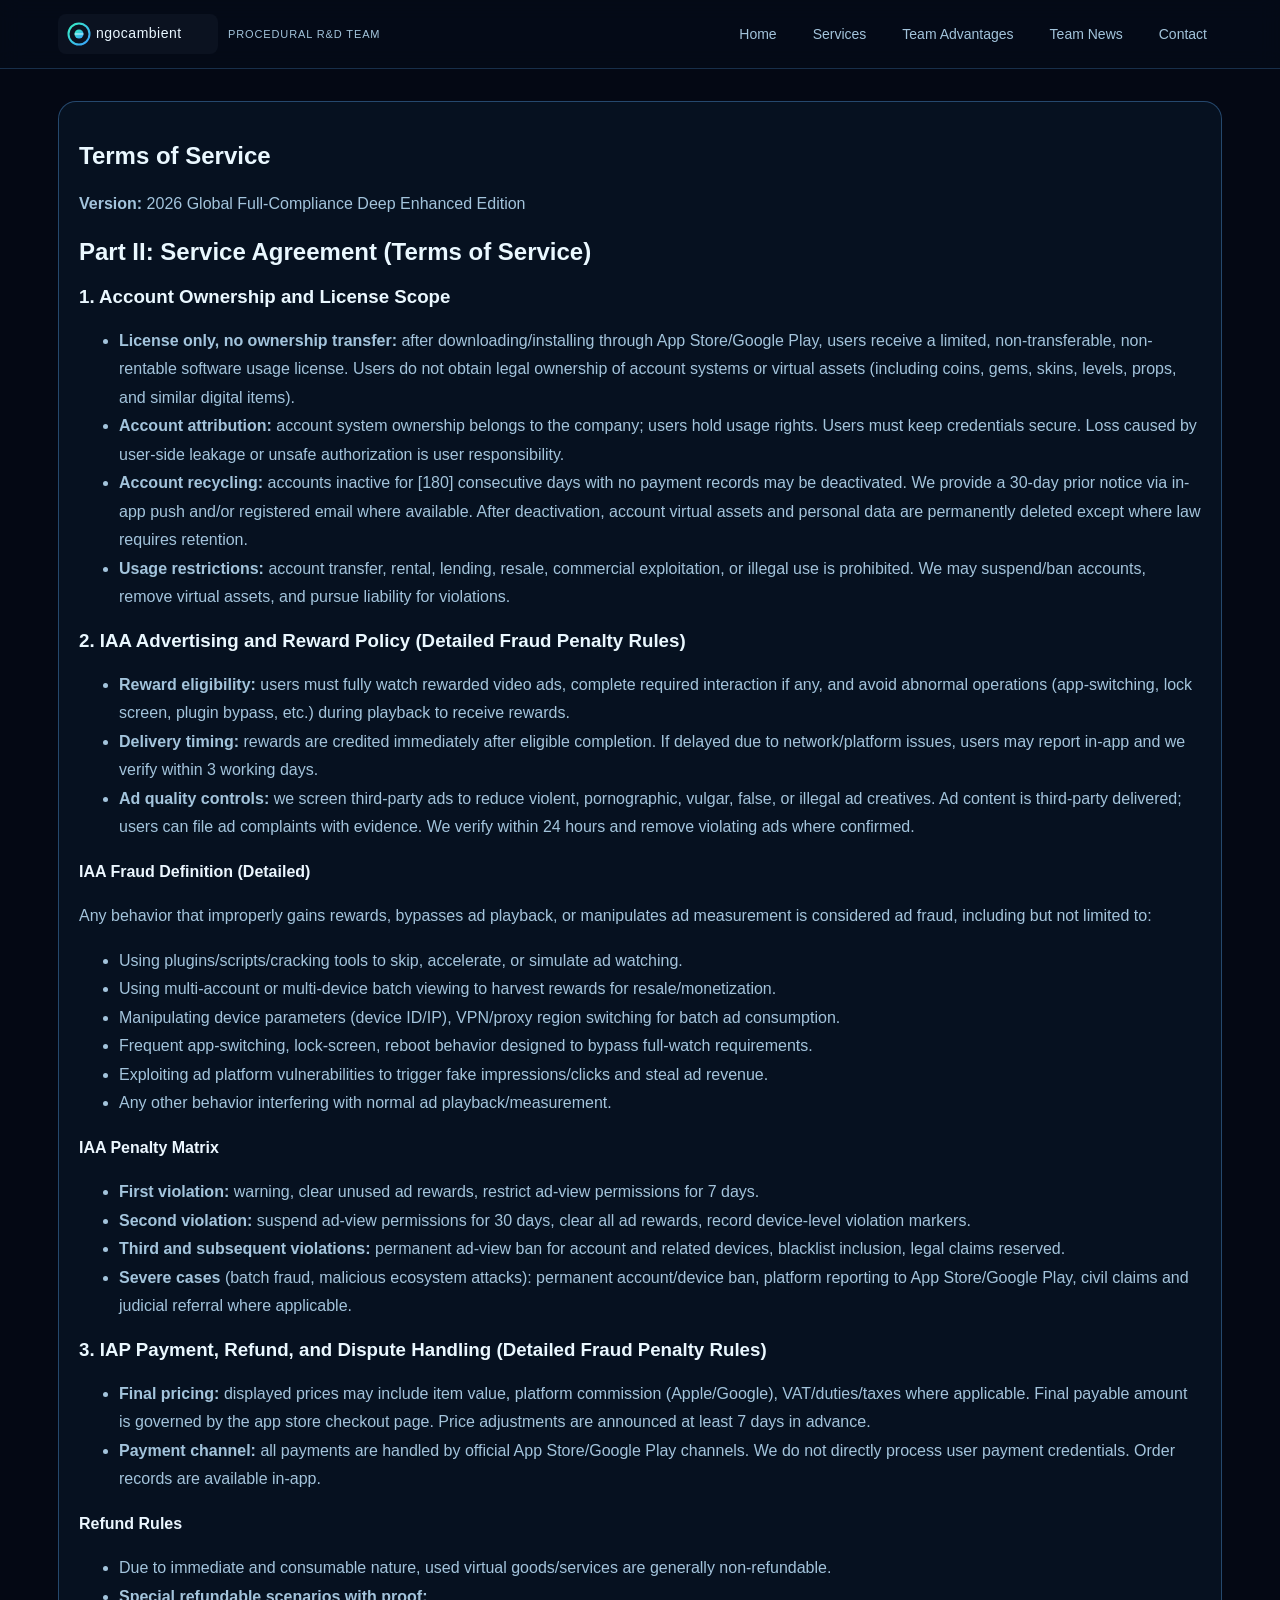
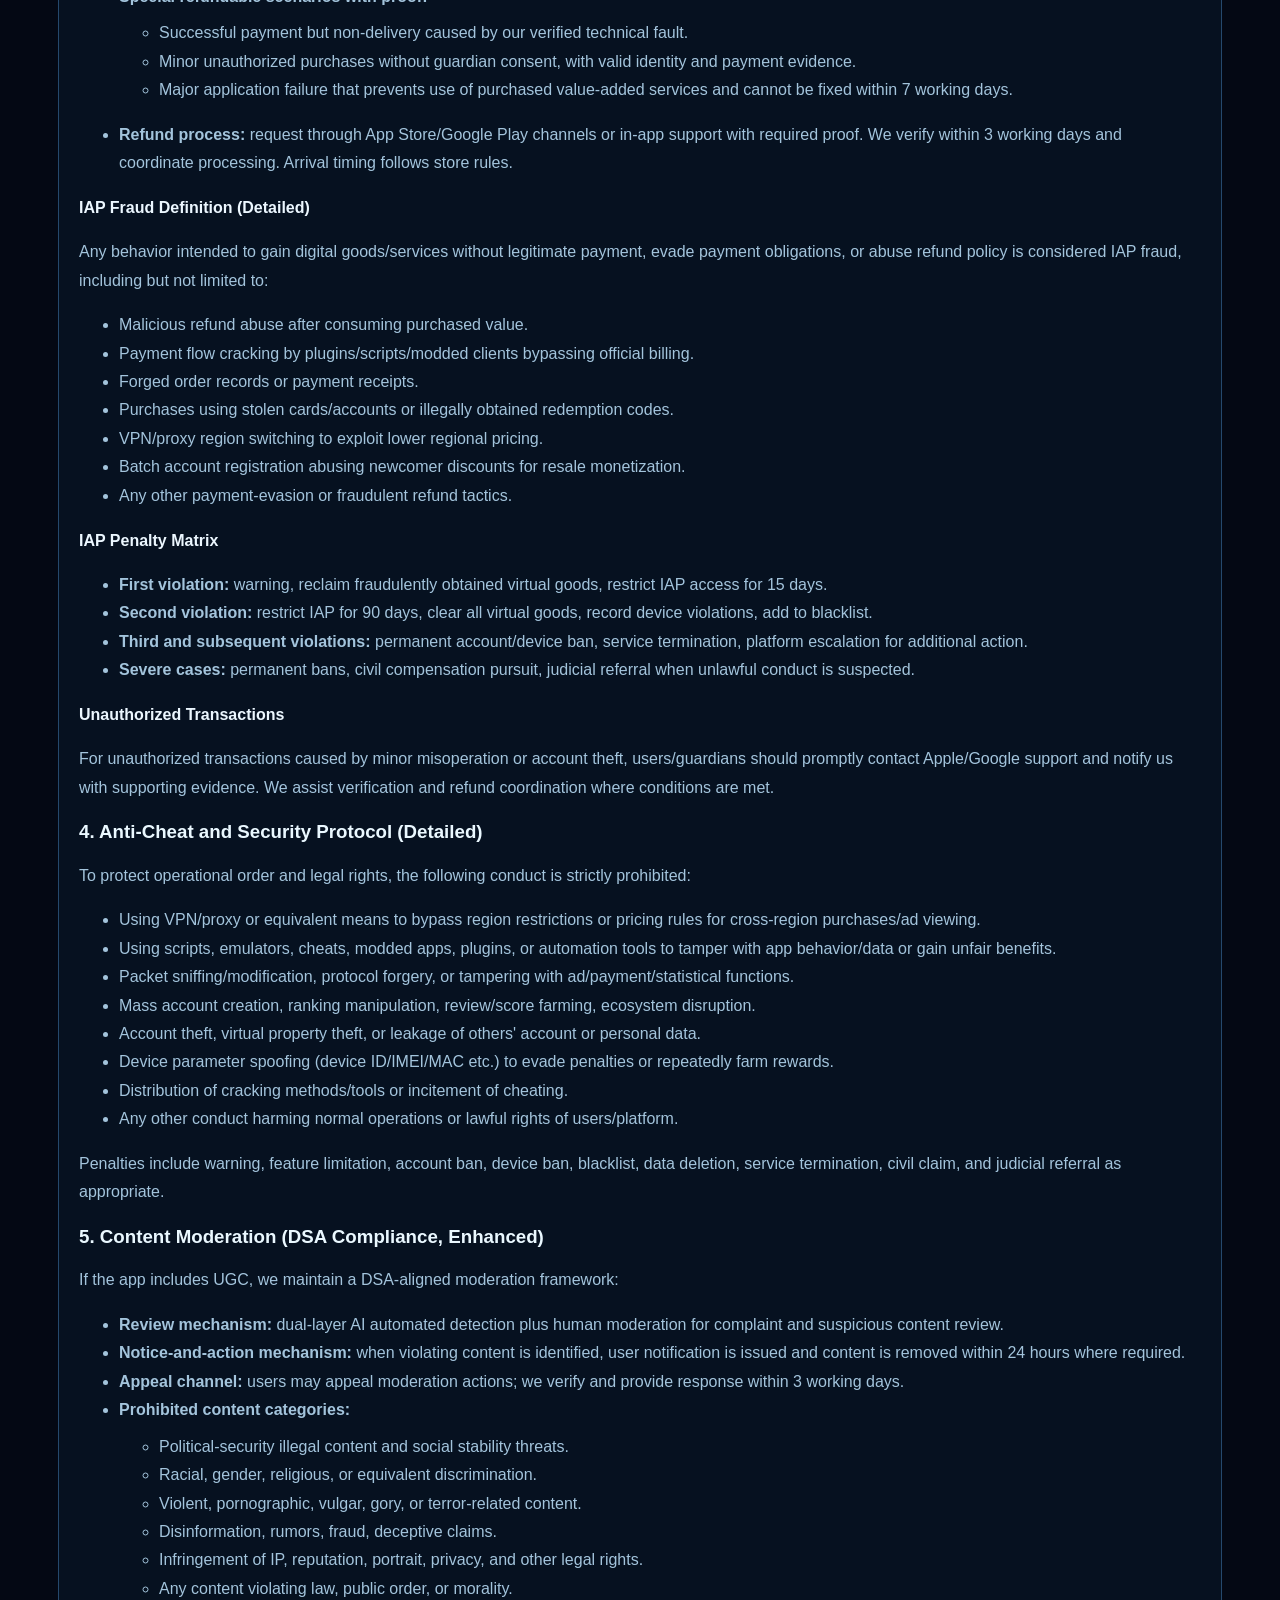
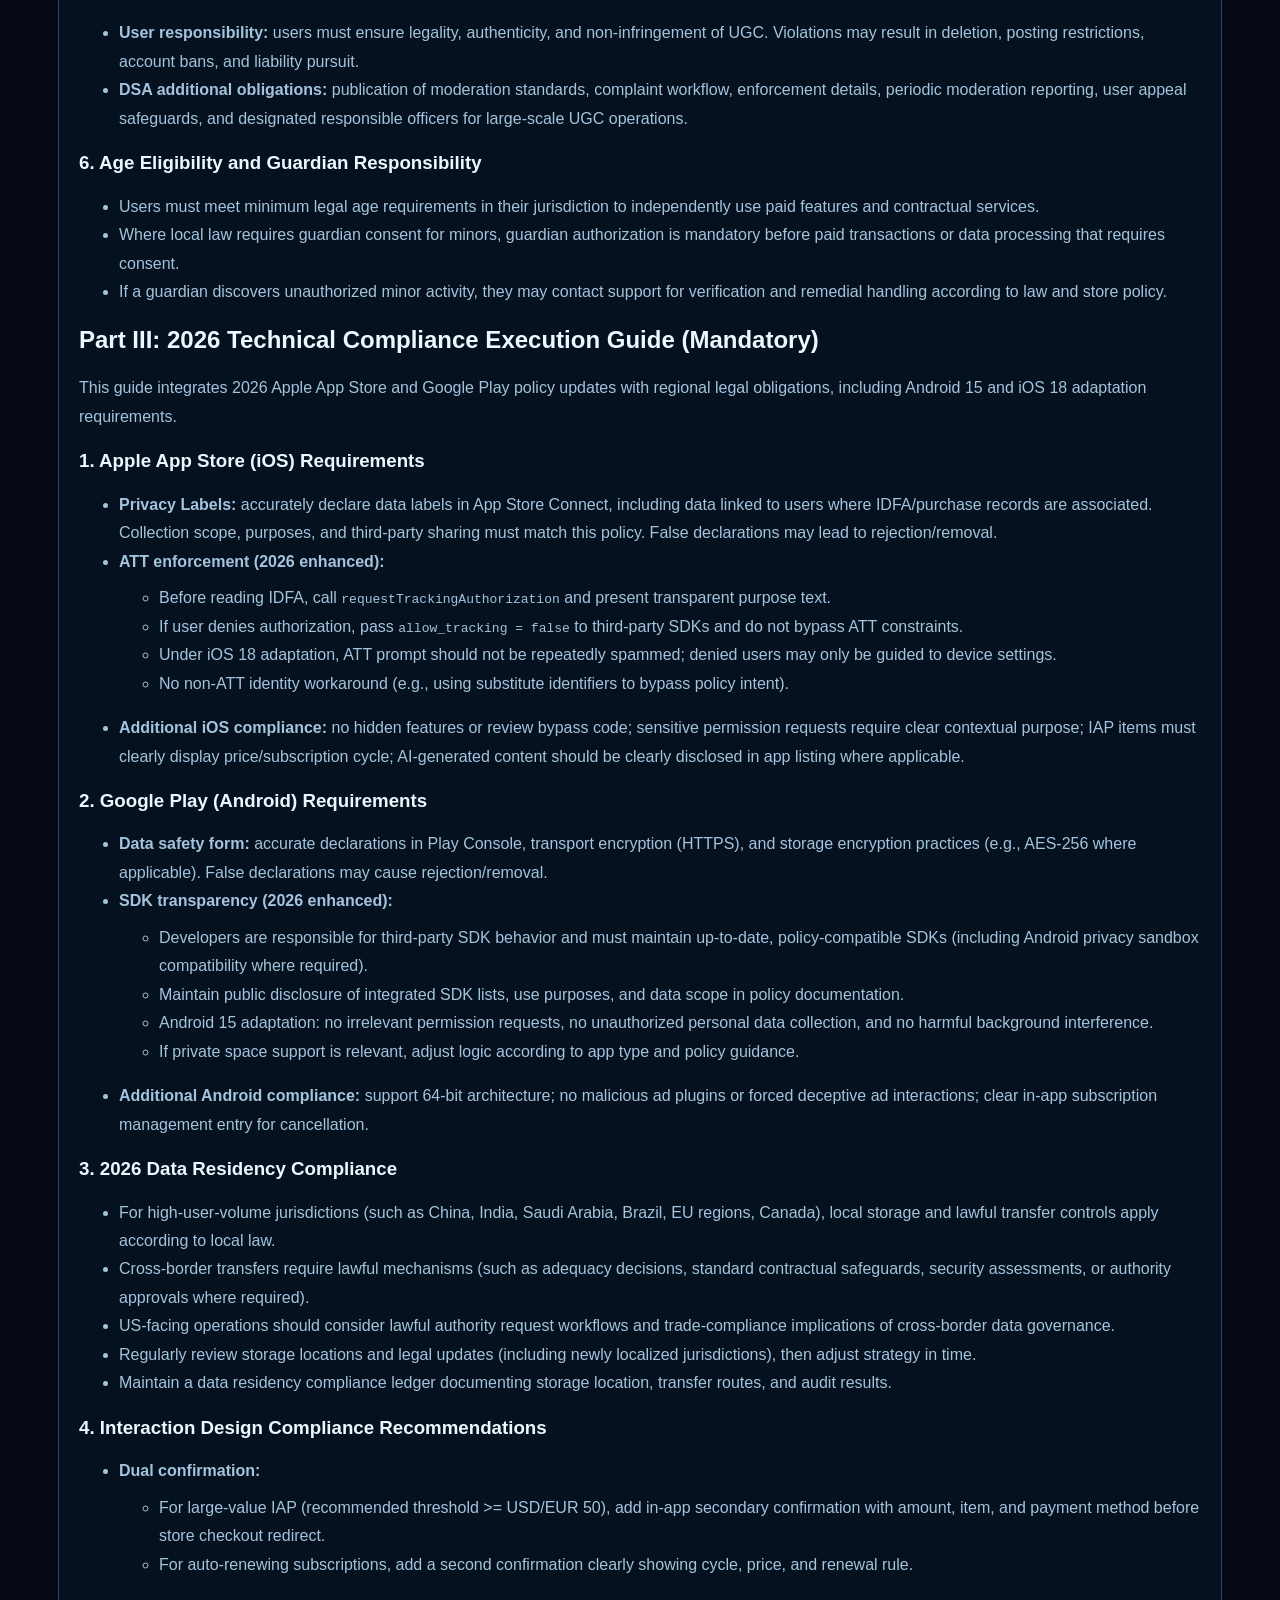
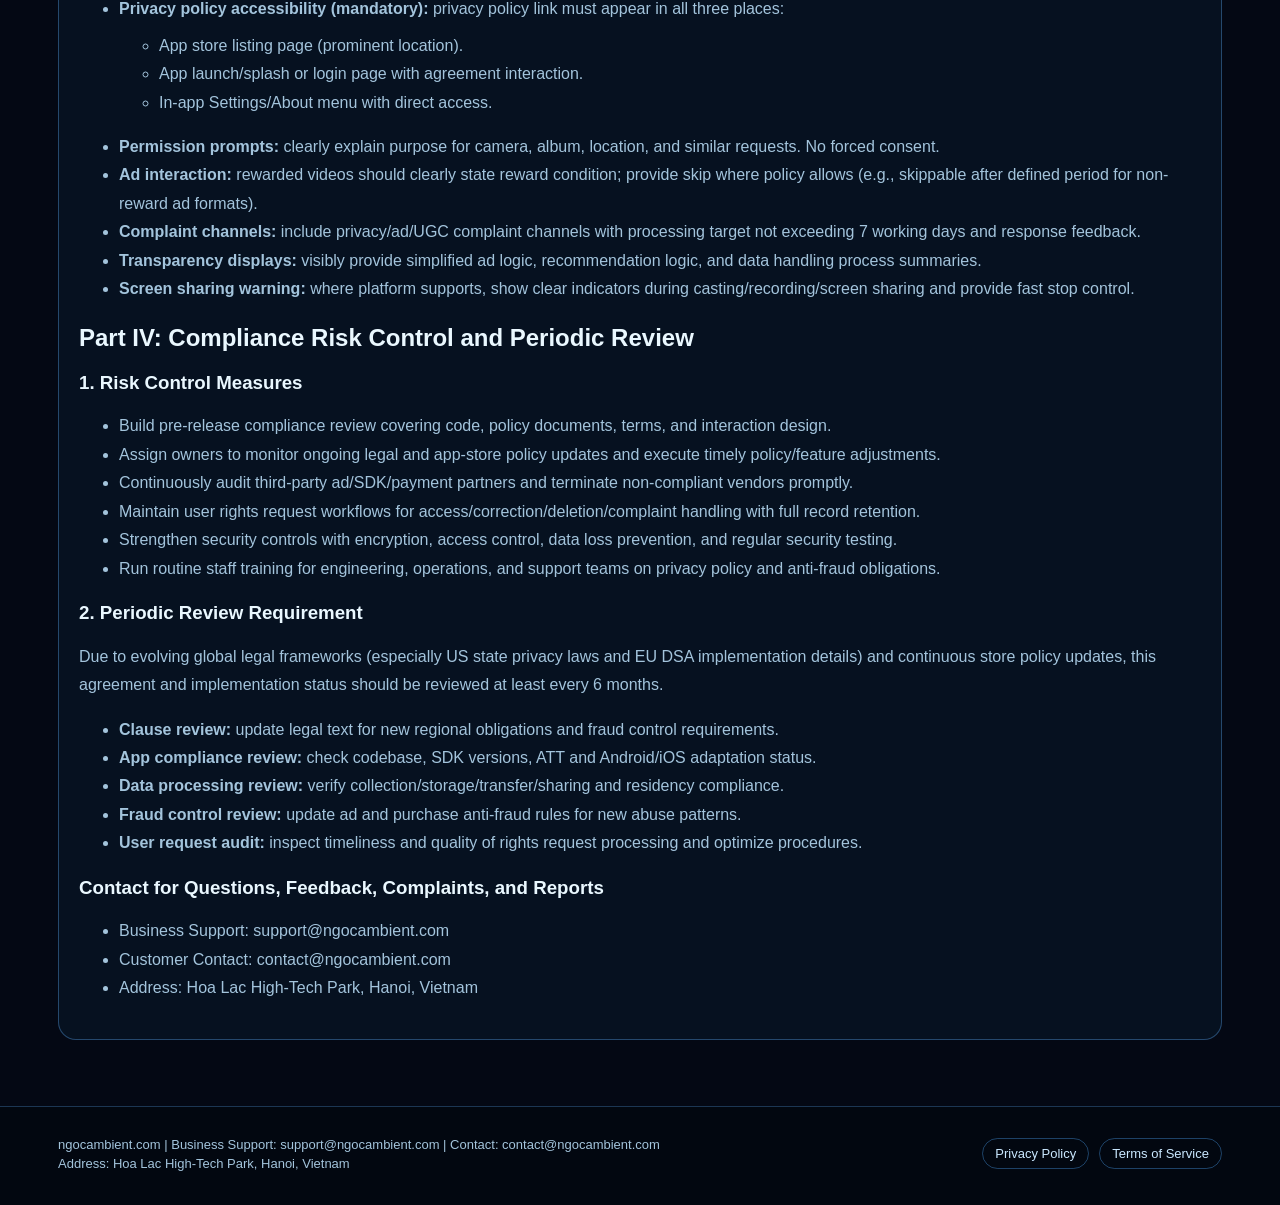
<file: terms-of-service.html>
<!doctype html>
<html lang="en">
<head>
  <meta charset="UTF-8" />
  <meta name="viewport" content="width=device-width, initial-scale=1.0" />
  <title>Terms of Service & 2026 Technical Compliance Guide | ngocambient.com</title>
  <meta name="description" content="Complete Terms of Service, anti-fraud rules, UGC moderation standards, technical compliance execution guide, and periodic review framework for 2026 global operations." />
  <meta name="robots" content="index,follow" />
  <link rel="canonical" href="https://www.ngocambient.com/terms-of-service.html" />
  <link rel="stylesheet" href="css/style.css" />
</head>
<body>
  <header class="site-header">
    <div class="nav-wrap">
      <a class="brand" href="index.html" aria-label="ngocambient home">
        <img src="images/logo.svg" alt="ngocambient logo" />
        <small>Procedural R&D Team</small>
      </a>
      <nav class="main-nav" aria-label="Primary Navigation">
        <a data-nav href="index.html">Home</a>
        <a data-nav href="services.html">Services</a>
        <a data-nav href="advantages.html">Team Advantages</a>
        <a data-nav href="news.html">Team News</a>
        <a data-nav href="contact.html">Contact</a>
      </nav>
    </div>
  </header>

  <main class="container">
    <article class="policy-wrap" data-reveal>
      <h1>Terms of Service</h1>
      <p><strong>Version:</strong> 2026 Global Full-Compliance Deep Enhanced Edition</p>

      <h2>Part II: Service Agreement (Terms of Service)</h2>

      <h3>1. Account Ownership and License Scope</h3>
      <ul>
        <li><strong>License only, no ownership transfer:</strong> after downloading/installing through App Store/Google Play, users receive a limited,
          non-transferable, non-rentable software usage license. Users do not obtain legal ownership of account systems or virtual assets
          (including coins, gems, skins, levels, props, and similar digital items).</li>
        <li><strong>Account attribution:</strong> account system ownership belongs to the company; users hold usage rights.
          Users must keep credentials secure. Loss caused by user-side leakage or unsafe authorization is user responsibility.</li>
        <li><strong>Account recycling:</strong> accounts inactive for [180] consecutive days with no payment records may be deactivated.
          We provide a 30-day prior notice via in-app push and/or registered email where available. After deactivation,
          account virtual assets and personal data are permanently deleted except where law requires retention.</li>
        <li><strong>Usage restrictions:</strong> account transfer, rental, lending, resale, commercial exploitation, or illegal use is prohibited.
          We may suspend/ban accounts, remove virtual assets, and pursue liability for violations.</li>
      </ul>

      <h3>2. IAA Advertising and Reward Policy (Detailed Fraud Penalty Rules)</h3>
      <ul>
        <li><strong>Reward eligibility:</strong> users must fully watch rewarded video ads, complete required interaction if any,
          and avoid abnormal operations (app-switching, lock screen, plugin bypass, etc.) during playback to receive rewards.</li>
        <li><strong>Delivery timing:</strong> rewards are credited immediately after eligible completion.
          If delayed due to network/platform issues, users may report in-app and we verify within 3 working days.</li>
        <li><strong>Ad quality controls:</strong> we screen third-party ads to reduce violent, pornographic, vulgar, false, or illegal ad creatives.
          Ad content is third-party delivered; users can file ad complaints with evidence. We verify within 24 hours and remove violating ads where confirmed.</li>
      </ul>

      <h4>IAA Fraud Definition (Detailed)</h4>
      <p>Any behavior that improperly gains rewards, bypasses ad playback, or manipulates ad measurement is considered ad fraud, including but not limited to:</p>
      <ul>
        <li>Using plugins/scripts/cracking tools to skip, accelerate, or simulate ad watching.</li>
        <li>Using multi-account or multi-device batch viewing to harvest rewards for resale/monetization.</li>
        <li>Manipulating device parameters (device ID/IP), VPN/proxy region switching for batch ad consumption.</li>
        <li>Frequent app-switching, lock-screen, reboot behavior designed to bypass full-watch requirements.</li>
        <li>Exploiting ad platform vulnerabilities to trigger fake impressions/clicks and steal ad revenue.</li>
        <li>Any other behavior interfering with normal ad playback/measurement.</li>
      </ul>

      <h4>IAA Penalty Matrix</h4>
      <ul>
        <li><strong>First violation:</strong> warning, clear unused ad rewards, restrict ad-view permissions for 7 days.</li>
        <li><strong>Second violation:</strong> suspend ad-view permissions for 30 days, clear all ad rewards, record device-level violation markers.</li>
        <li><strong>Third and subsequent violations:</strong> permanent ad-view ban for account and related devices, blacklist inclusion, legal claims reserved.</li>
        <li><strong>Severe cases</strong> (batch fraud, malicious ecosystem attacks): permanent account/device ban, platform reporting to App Store/Google Play,
          civil claims and judicial referral where applicable.</li>
      </ul>

      <h3>3. IAP Payment, Refund, and Dispute Handling (Detailed Fraud Penalty Rules)</h3>
      <ul>
        <li><strong>Final pricing:</strong> displayed prices may include item value, platform commission (Apple/Google), VAT/duties/taxes where applicable.
          Final payable amount is governed by the app store checkout page. Price adjustments are announced at least 7 days in advance.</li>
        <li><strong>Payment channel:</strong> all payments are handled by official App Store/Google Play channels.
          We do not directly process user payment credentials. Order records are available in-app.</li>
      </ul>

      <h4>Refund Rules</h4>
      <ul>
        <li>Due to immediate and consumable nature, used virtual goods/services are generally non-refundable.</li>
        <li><strong>Special refundable scenarios with proof:</strong>
          <ul>
            <li>Successful payment but non-delivery caused by our verified technical fault.</li>
            <li>Minor unauthorized purchases without guardian consent, with valid identity and payment evidence.</li>
            <li>Major application failure that prevents use of purchased value-added services and cannot be fixed within 7 working days.</li>
          </ul>
        </li>
        <li><strong>Refund process:</strong> request through App Store/Google Play channels or in-app support with required proof.
          We verify within 3 working days and coordinate processing. Arrival timing follows store rules.</li>
      </ul>

      <h4>IAP Fraud Definition (Detailed)</h4>
      <p>Any behavior intended to gain digital goods/services without legitimate payment, evade payment obligations, or abuse refund policy is considered IAP fraud, including but not limited to:</p>
      <ul>
        <li>Malicious refund abuse after consuming purchased value.</li>
        <li>Payment flow cracking by plugins/scripts/modded clients bypassing official billing.</li>
        <li>Forged order records or payment receipts.</li>
        <li>Purchases using stolen cards/accounts or illegally obtained redemption codes.</li>
        <li>VPN/proxy region switching to exploit lower regional pricing.</li>
        <li>Batch account registration abusing newcomer discounts for resale monetization.</li>
        <li>Any other payment-evasion or fraudulent refund tactics.</li>
      </ul>

      <h4>IAP Penalty Matrix</h4>
      <ul>
        <li><strong>First violation:</strong> warning, reclaim fraudulently obtained virtual goods, restrict IAP access for 15 days.</li>
        <li><strong>Second violation:</strong> restrict IAP for 90 days, clear all virtual goods, record device violations, add to blacklist.</li>
        <li><strong>Third and subsequent violations:</strong> permanent account/device ban, service termination, platform escalation for additional action.</li>
        <li><strong>Severe cases:</strong> permanent bans, civil compensation pursuit, judicial referral when unlawful conduct is suspected.</li>
      </ul>

      <h4>Unauthorized Transactions</h4>
      <p>
        For unauthorized transactions caused by minor misoperation or account theft, users/guardians should promptly contact Apple/Google support and notify us with supporting evidence.
        We assist verification and refund coordination where conditions are met.
      </p>

      <h3>4. Anti-Cheat and Security Protocol (Detailed)</h3>
      <p>To protect operational order and legal rights, the following conduct is strictly prohibited:</p>
      <ul>
        <li>Using VPN/proxy or equivalent means to bypass region restrictions or pricing rules for cross-region purchases/ad viewing.</li>
        <li>Using scripts, emulators, cheats, modded apps, plugins, or automation tools to tamper with app behavior/data or gain unfair benefits.</li>
        <li>Packet sniffing/modification, protocol forgery, or tampering with ad/payment/statistical functions.</li>
        <li>Mass account creation, ranking manipulation, review/score farming, ecosystem disruption.</li>
        <li>Account theft, virtual property theft, or leakage of others' account or personal data.</li>
        <li>Device parameter spoofing (device ID/IMEI/MAC etc.) to evade penalties or repeatedly farm rewards.</li>
        <li>Distribution of cracking methods/tools or incitement of cheating.</li>
        <li>Any other conduct harming normal operations or lawful rights of users/platform.</li>
      </ul>
      <p>
        Penalties include warning, feature limitation, account ban, device ban, blacklist, data deletion, service termination, civil claim, and judicial referral as appropriate.
      </p>

      <h3>5. Content Moderation (DSA Compliance, Enhanced)</h3>
      <p>If the app includes UGC, we maintain a DSA-aligned moderation framework:</p>
      <ul>
        <li><strong>Review mechanism:</strong> dual-layer AI automated detection plus human moderation for complaint and suspicious content review.</li>
        <li><strong>Notice-and-action mechanism:</strong> when violating content is identified, user notification is issued and content is removed within 24 hours where required.</li>
        <li><strong>Appeal channel:</strong> users may appeal moderation actions; we verify and provide response within 3 working days.</li>
        <li><strong>Prohibited content categories:</strong>
          <ul>
            <li>Political-security illegal content and social stability threats.</li>
            <li>Racial, gender, religious, or equivalent discrimination.</li>
            <li>Violent, pornographic, vulgar, gory, or terror-related content.</li>
            <li>Disinformation, rumors, fraud, deceptive claims.</li>
            <li>Infringement of IP, reputation, portrait, privacy, and other legal rights.</li>
            <li>Any content violating law, public order, or morality.</li>
          </ul>
        </li>
        <li><strong>User responsibility:</strong> users must ensure legality, authenticity, and non-infringement of UGC. Violations may result in deletion, posting restrictions, account bans, and liability pursuit.</li>
        <li><strong>DSA additional obligations:</strong> publication of moderation standards, complaint workflow, enforcement details,
          periodic moderation reporting, user appeal safeguards, and designated responsible officers for large-scale UGC operations.</li>
      </ul>

      <h3>6. Age Eligibility and Guardian Responsibility</h3>
      <ul>
        <li>Users must meet minimum legal age requirements in their jurisdiction to independently use paid features and contractual services.</li>
        <li>Where local law requires guardian consent for minors, guardian authorization is mandatory before paid transactions or data processing that requires consent.</li>
        <li>If a guardian discovers unauthorized minor activity, they may contact support for verification and remedial handling according to law and store policy.</li>
      </ul>

      <h2>Part III: 2026 Technical Compliance Execution Guide (Mandatory)</h2>
      <p>
        This guide integrates 2026 Apple App Store and Google Play policy updates with regional legal obligations,
        including Android 15 and iOS 18 adaptation requirements.
      </p>

      <h3>1. Apple App Store (iOS) Requirements</h3>
      <ul>
        <li><strong>Privacy Labels:</strong> accurately declare data labels in App Store Connect, including data linked to users where IDFA/purchase records are associated.
          Collection scope, purposes, and third-party sharing must match this policy. False declarations may lead to rejection/removal.</li>
        <li><strong>ATT enforcement (2026 enhanced):</strong>
          <ul>
            <li>Before reading IDFA, call <code>requestTrackingAuthorization</code> and present transparent purpose text.</li>
            <li>If user denies authorization, pass <code>allow_tracking = false</code> to third-party SDKs and do not bypass ATT constraints.</li>
            <li>Under iOS 18 adaptation, ATT prompt should not be repeatedly spammed; denied users may only be guided to device settings.</li>
            <li>No non-ATT identity workaround (e.g., using substitute identifiers to bypass policy intent).</li>
          </ul>
        </li>
        <li><strong>Additional iOS compliance:</strong> no hidden features or review bypass code; sensitive permission requests require clear contextual purpose;
          IAP items must clearly display price/subscription cycle; AI-generated content should be clearly disclosed in app listing where applicable.</li>
      </ul>

      <h3>2. Google Play (Android) Requirements</h3>
      <ul>
        <li><strong>Data safety form:</strong> accurate declarations in Play Console, transport encryption (HTTPS), and storage encryption practices (e.g., AES-256 where applicable).
          False declarations may cause rejection/removal.</li>
        <li><strong>SDK transparency (2026 enhanced):</strong>
          <ul>
            <li>Developers are responsible for third-party SDK behavior and must maintain up-to-date, policy-compatible SDKs (including Android privacy sandbox compatibility where required).</li>
            <li>Maintain public disclosure of integrated SDK lists, use purposes, and data scope in policy documentation.</li>
            <li>Android 15 adaptation: no irrelevant permission requests, no unauthorized personal data collection, and no harmful background interference.</li>
            <li>If private space support is relevant, adjust logic according to app type and policy guidance.</li>
          </ul>
        </li>
        <li><strong>Additional Android compliance:</strong> support 64-bit architecture; no malicious ad plugins or forced deceptive ad interactions;
          clear in-app subscription management entry for cancellation.</li>
      </ul>

      <h3>3. 2026 Data Residency Compliance</h3>
      <ul>
        <li>For high-user-volume jurisdictions (such as China, India, Saudi Arabia, Brazil, EU regions, Canada), local storage and lawful transfer controls apply according to local law.</li>
        <li>Cross-border transfers require lawful mechanisms (such as adequacy decisions, standard contractual safeguards, security assessments, or authority approvals where required).</li>
        <li>US-facing operations should consider lawful authority request workflows and trade-compliance implications of cross-border data governance.</li>
        <li>Regularly review storage locations and legal updates (including newly localized jurisdictions), then adjust strategy in time.</li>
        <li>Maintain a data residency compliance ledger documenting storage location, transfer routes, and audit results.</li>
      </ul>

      <h3>4. Interaction Design Compliance Recommendations</h3>
      <ul>
        <li><strong>Dual confirmation:</strong>
          <ul>
            <li>For large-value IAP (recommended threshold >= USD/EUR 50), add in-app secondary confirmation with amount, item, and payment method before store checkout redirect.</li>
            <li>For auto-renewing subscriptions, add a second confirmation clearly showing cycle, price, and renewal rule.</li>
          </ul>
        </li>
        <li><strong>Privacy policy accessibility (mandatory):</strong> privacy policy link must appear in all three places:
          <ul>
            <li>App store listing page (prominent location).</li>
            <li>App launch/splash or login page with agreement interaction.</li>
            <li>In-app Settings/About menu with direct access.</li>
          </ul>
        </li>
        <li><strong>Permission prompts:</strong> clearly explain purpose for camera, album, location, and similar requests. No forced consent.</li>
        <li><strong>Ad interaction:</strong> rewarded videos should clearly state reward condition; provide skip where policy allows (e.g., skippable after defined period for non-reward ad formats).</li>
        <li><strong>Complaint channels:</strong> include privacy/ad/UGC complaint channels with processing target not exceeding 7 working days and response feedback.</li>
        <li><strong>Transparency displays:</strong> visibly provide simplified ad logic, recommendation logic, and data handling process summaries.</li>
        <li><strong>Screen sharing warning:</strong> where platform supports, show clear indicators during casting/recording/screen sharing and provide fast stop control.</li>
      </ul>

      <h2>Part IV: Compliance Risk Control and Periodic Review</h2>

      <h3>1. Risk Control Measures</h3>
      <ul>
        <li>Build pre-release compliance review covering code, policy documents, terms, and interaction design.</li>
        <li>Assign owners to monitor ongoing legal and app-store policy updates and execute timely policy/feature adjustments.</li>
        <li>Continuously audit third-party ad/SDK/payment partners and terminate non-compliant vendors promptly.</li>
        <li>Maintain user rights request workflows for access/correction/deletion/complaint handling with full record retention.</li>
        <li>Strengthen security controls with encryption, access control, data loss prevention, and regular security testing.</li>
        <li>Run routine staff training for engineering, operations, and support teams on privacy policy and anti-fraud obligations.</li>
      </ul>

      <h3>2. Periodic Review Requirement</h3>
      <p>
        Due to evolving global legal frameworks (especially US state privacy laws and EU DSA implementation details) and continuous store policy updates,
        this agreement and implementation status should be reviewed at least every 6 months.
      </p>
      <ul>
        <li><strong>Clause review:</strong> update legal text for new regional obligations and fraud control requirements.</li>
        <li><strong>App compliance review:</strong> check codebase, SDK versions, ATT and Android/iOS adaptation status.</li>
        <li><strong>Data processing review:</strong> verify collection/storage/transfer/sharing and residency compliance.</li>
        <li><strong>Fraud control review:</strong> update ad and purchase anti-fraud rules for new abuse patterns.</li>
        <li><strong>User request audit:</strong> inspect timeliness and quality of rights request processing and optimize procedures.</li>
      </ul>

      <h3>Contact for Questions, Feedback, Complaints, and Reports</h3>
      <ul>
        <li>Business Support: support@ngocambient.com</li>
        <li>Customer Contact: contact@ngocambient.com</li>
        <li>Address: Hoa Lac High-Tech Park, Hanoi, Vietnam</li>
      </ul>
    </article>
  </main>

  <footer>
    <div class="footer-wrap">
      <div class="footer-meta">
        <p>ngocambient.com | Business Support: support@ngocambient.com | Contact: contact@ngocambient.com</p>
        <p>Address: Hoa Lac High-Tech Park, Hanoi, Vietnam</p>
      </div>
      <div class="footer-links">
        <a href="privacy-policy.html">Privacy Policy</a>
        <a href="terms-of-service.html">Terms of Service</a>
      </div>
    </div>
  </footer>

  <script src="js/app.js" defer></script>
</body>
</html>
</file>
<file: css/style.css>
:root {
  --bg-main: #040814;
  --bg-soft: #0a172b;
  --bg-card: rgba(11, 28, 48, 0.78);
  --line: rgba(94, 182, 255, 0.3);
  --text-main: #ecf7ff;
  --text-soft: #a3c4dc;
  --brand-1: #39f0c5;
  --brand-2: #3a9dff;
  --warn: #ffd86f;
  --danger: #ff7f93;
  --max: 1200px;
  --radius: 18px;
  --shadow: 0 20px 40px rgba(0, 0, 0, 0.35);
}

* {
  box-sizing: border-box;
}

html,
body {
  margin: 0;
  padding: 0;
  background: var(--bg-main);
  color: var(--text-main);
  font-family: "Space Grotesk", "Segoe UI", sans-serif;
  scroll-behavior: smooth;
}

a {
  color: inherit;
  text-decoration: none;
}

img {
  max-width: 100%;
  display: block;
}

body::before {
  content: "";
  position: fixed;
  inset: 0;
  z-index: -4;
  background: radial-gradient(circle at 18% 12%, rgba(58, 157, 255, 0.23), transparent 44%),
    radial-gradient(circle at 86% 20%, rgba(57, 240, 197, 0.16), transparent 42%),
    linear-gradient(160deg, #03070f 0%, #071429 50%, #0b1628 100%);
}

body::after {
  content: "";
  position: fixed;
  inset: 0;
  z-index: -3;
  background: url("../images/tech-grid.png") center/cover no-repeat;
  opacity: 0.26;
  animation: drift 26s linear infinite alternate;
}

@keyframes drift {
  from {
    transform: translateX(-12px) translateY(-8px) scale(1.02);
  }
  to {
    transform: translateX(8px) translateY(10px) scale(1.06);
  }
}

header.site-header {
  position: sticky;
  top: 0;
  z-index: 20;
  backdrop-filter: blur(10px);
  border-bottom: 1px solid rgba(95, 176, 255, 0.22);
  background: rgba(5, 12, 24, 0.8);
}

.nav-wrap {
  max-width: var(--max);
  margin: 0 auto;
  padding: 14px 18px;
  display: flex;
  align-items: center;
  justify-content: space-between;
  gap: 22px;
}

.brand {
  display: flex;
  align-items: center;
  gap: 10px;
  min-width: 220px;
}

.brand img {
  width: 160px;
  height: auto;
}

.brand small {
  color: var(--text-soft);
  letter-spacing: 0.08em;
  text-transform: uppercase;
  font-size: 11px;
}

nav.main-nav {
  display: flex;
  align-items: center;
  gap: 6px;
  flex-wrap: wrap;
  justify-content: flex-end;
}

nav.main-nav a {
  padding: 10px 14px;
  border-radius: 999px;
  color: var(--text-soft);
  font-size: 14px;
  border: 1px solid transparent;
  transition: 0.3s ease;
}

nav.main-nav a:hover,
nav.main-nav a.active {
  color: var(--text-main);
  border-color: rgba(76, 207, 255, 0.4);
  background: rgba(12, 42, 68, 0.45);
}

main {
  min-height: 72vh;
}

.container {
  max-width: var(--max);
  margin: 0 auto;
  padding: 32px 18px;
}

.hero {
  position: relative;
  overflow: hidden;
  border: 1px solid var(--line);
  border-radius: 28px;
  box-shadow: var(--shadow);
  background: linear-gradient(140deg, rgba(10, 22, 39, 0.91), rgba(7, 35, 56, 0.76));
}

.hero-stage {
  display: grid;
  grid-template-columns: 1.15fr 0.85fr;
  gap: 18px;
  align-items: stretch;
}

.hero-panel,
.hero-side {
  position: relative;
  overflow: hidden;
  border: 1px solid var(--line);
  border-radius: 28px;
  box-shadow: var(--shadow);
  background: linear-gradient(140deg, rgba(10, 22, 39, 0.91), rgba(7, 35, 56, 0.76));
}

.hero-panel {
  padding: 48px 36px;
}

.hero-panel::after,
.hero-side::after {
  content: "";
  position: absolute;
  inset: 0;
  background: url("../images/hero-bg.png") center/cover no-repeat;
  opacity: 0.2;
  z-index: 0;
}

.hero-side::after {
  background: linear-gradient(135deg, rgba(8, 19, 35, 0.94), rgba(6, 33, 52, 0.9));
  opacity: 1;
}

.hero-panel > *,
.hero-side > * {
  position: relative;
  z-index: 1;
}

.eyebrow {
  margin: 0 0 12px;
  color: #83dcff;
  text-transform: uppercase;
  letter-spacing: 0.11em;
  font-size: 12px;
}

.hero-side {
  padding: 20px;
  display: grid;
  gap: 14px;
}

.signal-board {
  position: relative;
  border: 1px solid rgba(90, 179, 255, 0.36);
  border-radius: 18px;
  min-height: 320px;
  padding: 18px;
  background:
    linear-gradient(180deg, rgba(10, 32, 53, 0.78), rgba(5, 18, 33, 0.9)),
    repeating-linear-gradient(
      0deg,
      rgba(73, 157, 232, 0.08) 0,
      rgba(73, 157, 232, 0.08) 1px,
      transparent 1px,
      transparent 20px
    );
}

.signal-board h2 {
  margin: 0 0 12px;
  font-size: 1.05rem;
  letter-spacing: 0.05em;
  color: #c9e9ff;
  text-transform: uppercase;
}

.signal-board ul {
  list-style: none;
  margin: 0;
  padding: 0;
  display: grid;
  gap: 10px;
}

.signal-board li {
  display: flex;
  justify-content: space-between;
  gap: 10px;
  padding: 10px 12px;
  border-radius: 10px;
  border: 1px solid rgba(90, 179, 255, 0.3);
  background: rgba(7, 26, 43, 0.72);
  color: #b9d7ec;
  font-size: 13px;
}

.signal-board li em {
  font-style: normal;
  color: #4cebc7;
  font-size: 12px;
  text-transform: uppercase;
  letter-spacing: 0.05em;
}

.scan-lines {
  position: absolute;
  left: 0;
  right: 0;
  bottom: 0;
  height: 82px;
  border-bottom-left-radius: 18px;
  border-bottom-right-radius: 18px;
  background:
    linear-gradient(to top, rgba(57, 240, 197, 0.16), transparent 60%),
    repeating-linear-gradient(
      90deg,
      rgba(100, 188, 255, 0.15) 0,
      rgba(100, 188, 255, 0.15) 1px,
      transparent 1px,
      transparent 12px
    );
  animation: scanPulse 2.8s ease-in-out infinite;
}

@keyframes scanPulse {
  0% {
    opacity: 0.25;
    transform: translateY(8px);
  }
  50% {
    opacity: 0.75;
    transform: translateY(0);
  }
  100% {
    opacity: 0.25;
    transform: translateY(8px);
  }
}

.mini-kpi-grid {
  display: grid;
  grid-template-columns: repeat(2, minmax(0, 1fr));
  gap: 10px;
}

.mini-kpi {
  border: 1px solid rgba(76, 176, 255, 0.3);
  border-radius: 12px;
  padding: 10px;
  background: rgba(8, 22, 38, 0.84);
  text-align: center;
}

.mini-kpi strong {
  display: block;
  font-size: 1.3rem;
  color: var(--brand-1);
}

.mini-kpi span {
  color: var(--text-soft);
  font-size: 12px;
}

.bento-home {
  display: grid;
  grid-template-columns: repeat(2, minmax(0, 1fr));
  gap: 16px;
  align-items: stretch;
}

.bento-home .card {
  margin: 0;
}

.bento-top {
  grid-column: 1 / -1;
}

.bento-half {
  grid-column: span 1;
}

.bento-wide {
  grid-column: 1 / -1;
}

.hero::after {
  content: "";
  position: absolute;
  inset: 0;
  background: url("../images/hero-bg.png") center/cover no-repeat;
  opacity: 0.25;
  z-index: 0;
}

.hero-grid {
  position: relative;
  z-index: 1;
  display: grid;
  grid-template-columns: 1.15fr 0.85fr;
  gap: 24px;
  padding: 58px 42px;
}

.hero h1 {
  margin: 0;
  font-size: clamp(2rem, 5vw, 3.65rem);
  letter-spacing: 0.02em;
  line-height: 1.06;
}

.hero .subtitle {
  margin-top: 18px;
  color: #d4e8f7;
  max-width: 720px;
  line-height: 1.8;
  font-size: 1.05rem;
}

.hero-chips {
  display: flex;
  flex-wrap: wrap;
  gap: 10px;
  margin-top: 22px;
}

.chip {
  border: 1px solid rgba(91, 183, 255, 0.42);
  border-radius: 999px;
  padding: 9px 14px;
  font-size: 13px;
  color: #d8f7ff;
  background: rgba(9, 25, 43, 0.66);
}

.hero svg#network {
  width: 100%;
  height: 100%;
  min-height: 280px;
  border: 1px solid rgba(90, 179, 255, 0.3);
  border-radius: 20px;
  background: radial-gradient(circle at 30% 20%, rgba(59, 159, 255, 0.14), rgba(8, 17, 30, 0.95));
}

.section-title {
  margin: 0 0 16px;
  font-size: clamp(1.6rem, 3vw, 2.2rem);
  letter-spacing: 0.02em;
}

.section-copy {
  margin: 0;
  color: var(--text-soft);
  line-height: 1.8;
}

.split {
  display: grid;
  grid-template-columns: repeat(2, minmax(0, 1fr));
  gap: 18px;
  margin-top: 26px;
}

.card {
  background: var(--bg-card);
  border: 1px solid var(--line);
  border-radius: var(--radius);
  padding: 20px;
  box-shadow: var(--shadow);
  position: relative;
  overflow: hidden;
}

.card::before {
  content: "";
  position: absolute;
  top: -50px;
  right: -50px;
  width: 130px;
  height: 130px;
  background: radial-gradient(circle, rgba(56, 175, 255, 0.25), transparent 70%);
}

.card h3 {
  margin: 14px 0 8px;
  font-size: 1.16rem;
}

.card p,
.card li {
  color: var(--text-soft);
  line-height: 1.75;
}

.icon {
  width: 52px;
  height: 52px;
}

.kpi-grid {
  margin-top: 20px;
  display: grid;
  grid-template-columns: repeat(4, minmax(0, 1fr));
  gap: 12px;
}

.kpi {
  background: rgba(8, 22, 38, 0.86);
  border: 1px solid rgba(76, 176, 255, 0.3);
  border-radius: 14px;
  padding: 16px 12px;
  text-align: center;
}

.kpi strong {
  display: block;
  font-size: 1.8rem;
  color: var(--brand-1);
}

.kpi span {
  color: var(--text-soft);
  font-size: 13px;
}

.timeline {
  margin-top: 14px;
  border-left: 2px solid rgba(76, 176, 255, 0.34);
  padding-left: 14px;
}

.timeline article {
  margin-bottom: 14px;
}

.timeline h4 {
  margin: 0 0 4px;
  color: #d8efff;
}

.notice {
  margin-top: 12px;
  border-radius: 12px;
  padding: 12px 14px;
  border: 1px solid rgba(255, 216, 111, 0.4);
  background: rgba(83, 59, 2, 0.22);
  color: #ffe6ab;
}

.pillars {
  display: grid;
  grid-template-columns: repeat(3, minmax(0, 1fr));
  gap: 14px;
  margin-top: 16px;
}

.pillar {
  padding: 16px;
  border-radius: 14px;
  border: 1px solid rgba(77, 170, 255, 0.3);
  background: rgba(8, 24, 44, 0.72);
}

.pillar h4 {
  margin: 0 0 8px;
}

.contact-grid {
  display: grid;
  grid-template-columns: 1fr 1fr;
  gap: 16px;
  margin-top: 22px;
}

.contact-box {
  border: 1px solid var(--line);
  border-radius: 16px;
  background: rgba(8, 22, 36, 0.7);
  padding: 18px;
}

.contact-box h4 {
  margin: 0 0 8px;
}

.contact-box a {
  color: var(--brand-1);
  font-weight: 600;
}

.news-grid {
  display: grid;
  grid-template-columns: repeat(3, minmax(0, 1fr));
  gap: 14px;
}

.news-card {
  background: rgba(8, 22, 38, 0.84);
  border: 1px solid var(--line);
  border-radius: 14px;
  padding: 16px;
  transition: transform 0.28s ease, border-color 0.28s ease;
}

.news-card:hover {
  transform: translateY(-5px);
  border-color: rgba(70, 220, 205, 0.68);
}

.news-card time {
  color: #8ec7f4;
  font-size: 12px;
}

.policy-wrap {
  border: 1px solid rgba(95, 175, 255, 0.35);
  border-radius: 18px;
  background: rgba(8, 21, 37, 0.78);
  padding: 20px;
}

.policy-wrap h1,
.policy-wrap h2,
.policy-wrap h3 {
  color: #eaf8ff;
}

.policy-wrap p,
.policy-wrap li {
  color: var(--text-soft);
  line-height: 1.78;
}

.policy-wrap ul {
  margin-top: 8px;
  margin-bottom: 16px;
}

footer {
  margin-top: 34px;
  border-top: 1px solid rgba(98, 175, 255, 0.28);
  background: rgba(3, 8, 16, 0.95);
}

.footer-wrap {
  max-width: var(--max);
  margin: 0 auto;
  padding: 26px 18px 30px;
  display: grid;
  grid-template-columns: 1fr auto;
  gap: 18px;
  align-items: center;
}

.footer-links {
  display: flex;
  flex-wrap: wrap;
  gap: 10px;
}

.footer-links a {
  border: 1px solid rgba(78, 170, 255, 0.36);
  border-radius: 999px;
  color: #cae8ff;
  padding: 7px 12px;
  font-size: 13px;
}

.footer-meta p {
  margin: 4px 0;
  color: var(--text-soft);
  font-size: 13px;
}

[data-reveal] {
  opacity: 0;
  transform: translateY(18px);
  transition: opacity 0.7s ease, transform 0.7s ease;
}

[data-reveal].show {
  opacity: 1;
  transform: translateY(0);
}

@media (max-width: 1024px) {
  .hero-stage,
  .hero-grid,
  .split,
  .pillars,
  .news-grid,
  .contact-grid {
    grid-template-columns: 1fr;
  }

  .kpi-grid {
    grid-template-columns: repeat(2, minmax(0, 1fr));
  }

  .bento-home {
    grid-template-columns: 1fr;
  }

  .bento-top,
  .bento-half,
  .bento-wide {
    grid-column: auto;
  }
}

@media (max-width: 680px) {
  .nav-wrap {
    flex-direction: column;
    align-items: flex-start;
  }

  nav.main-nav {
    width: 100%;
    justify-content: flex-start;
  }

  .hero-grid {
    padding: 34px 20px;
  }

  .hero-panel {
    padding: 34px 20px;
  }

  .hero-side {
    padding: 14px;
  }

  .signal-board {
    min-height: 240px;
  }

  .mini-kpi-grid {
    grid-template-columns: 1fr;
  }

  .footer-wrap {
    grid-template-columns: 1fr;
  }
}
</file>
